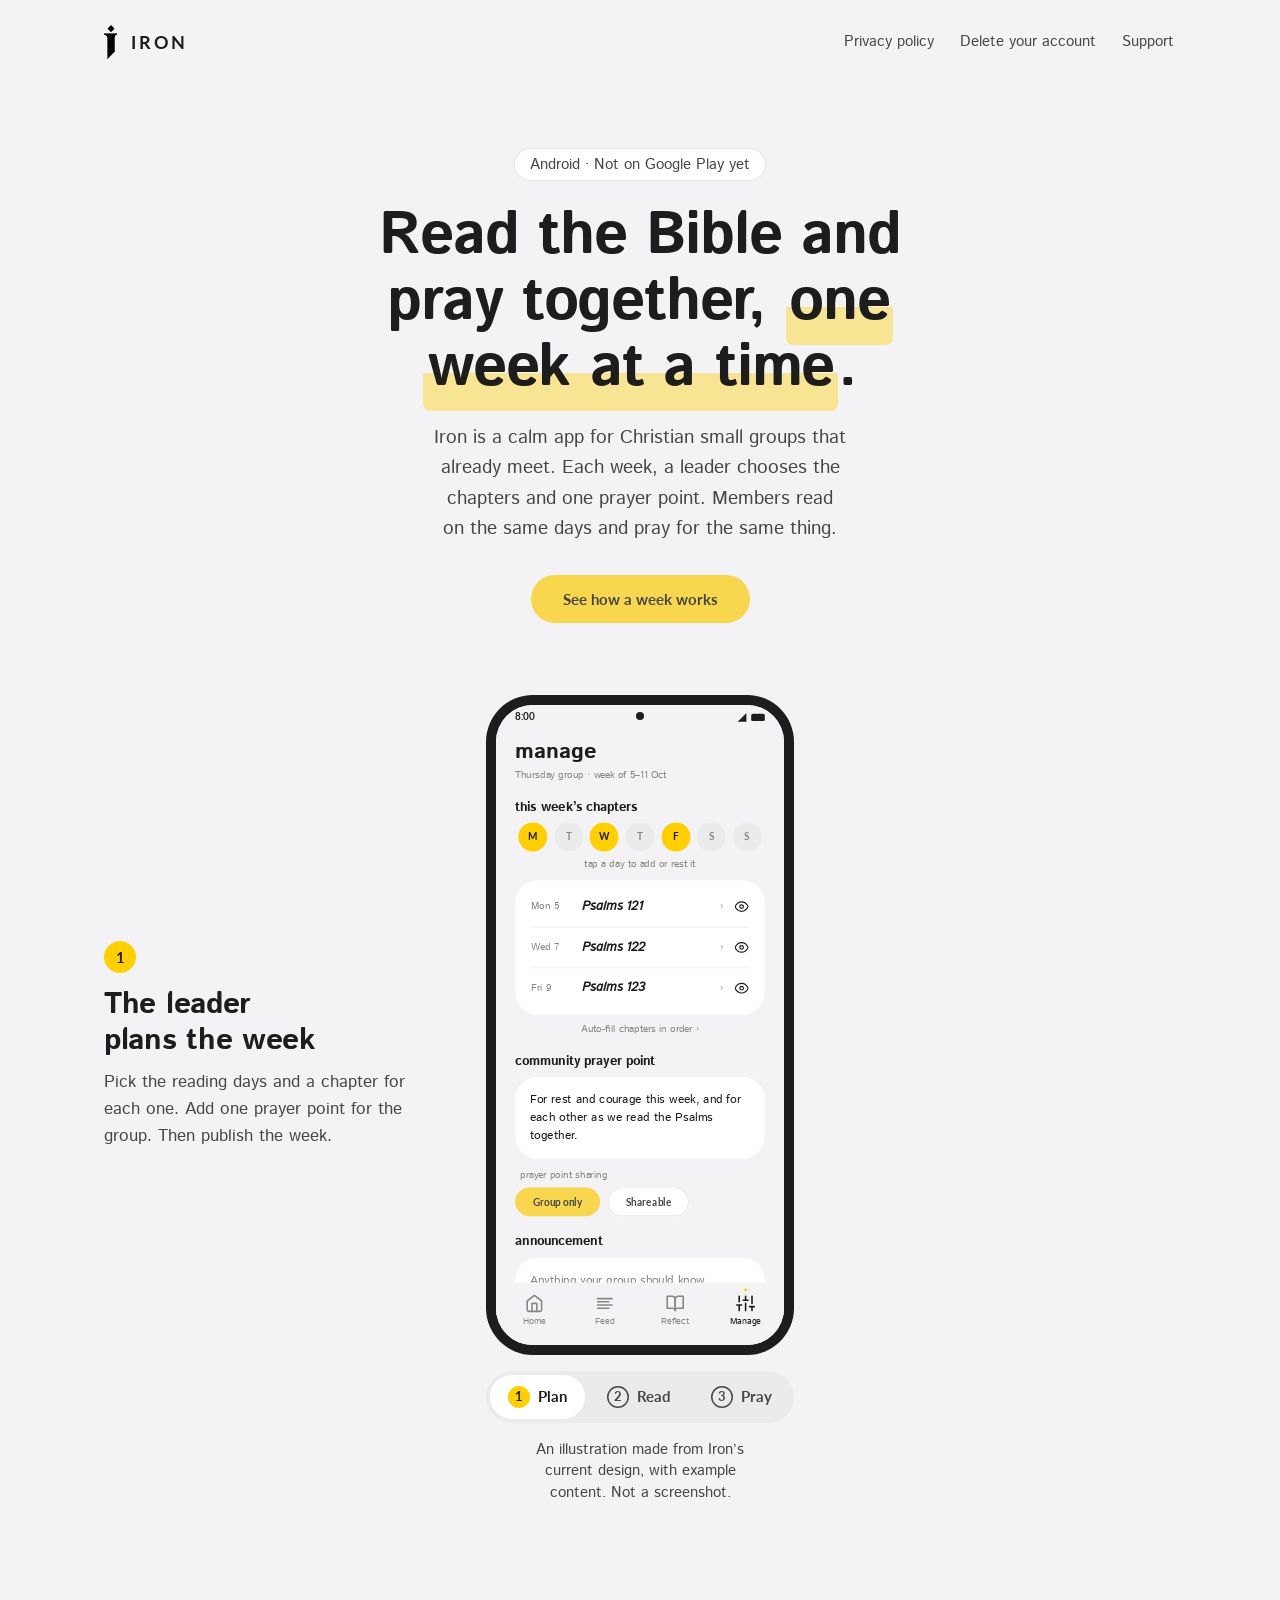
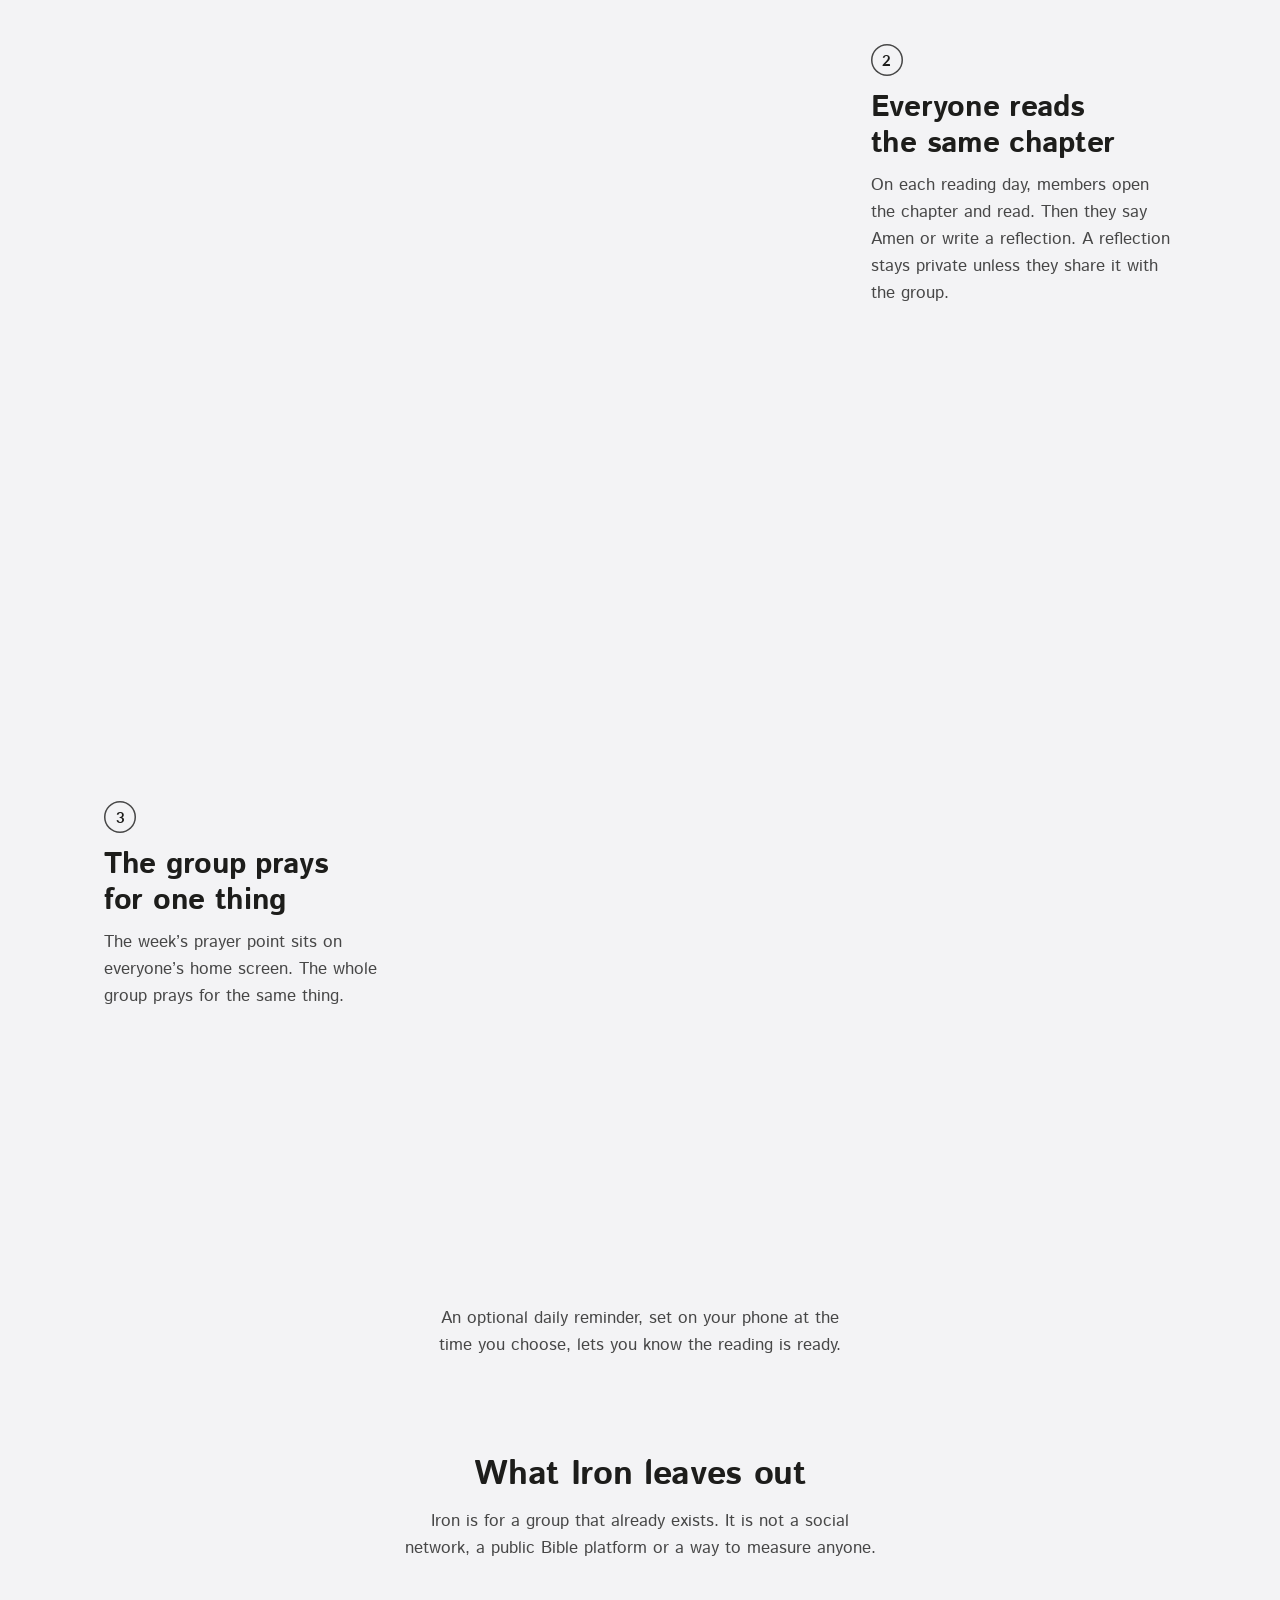
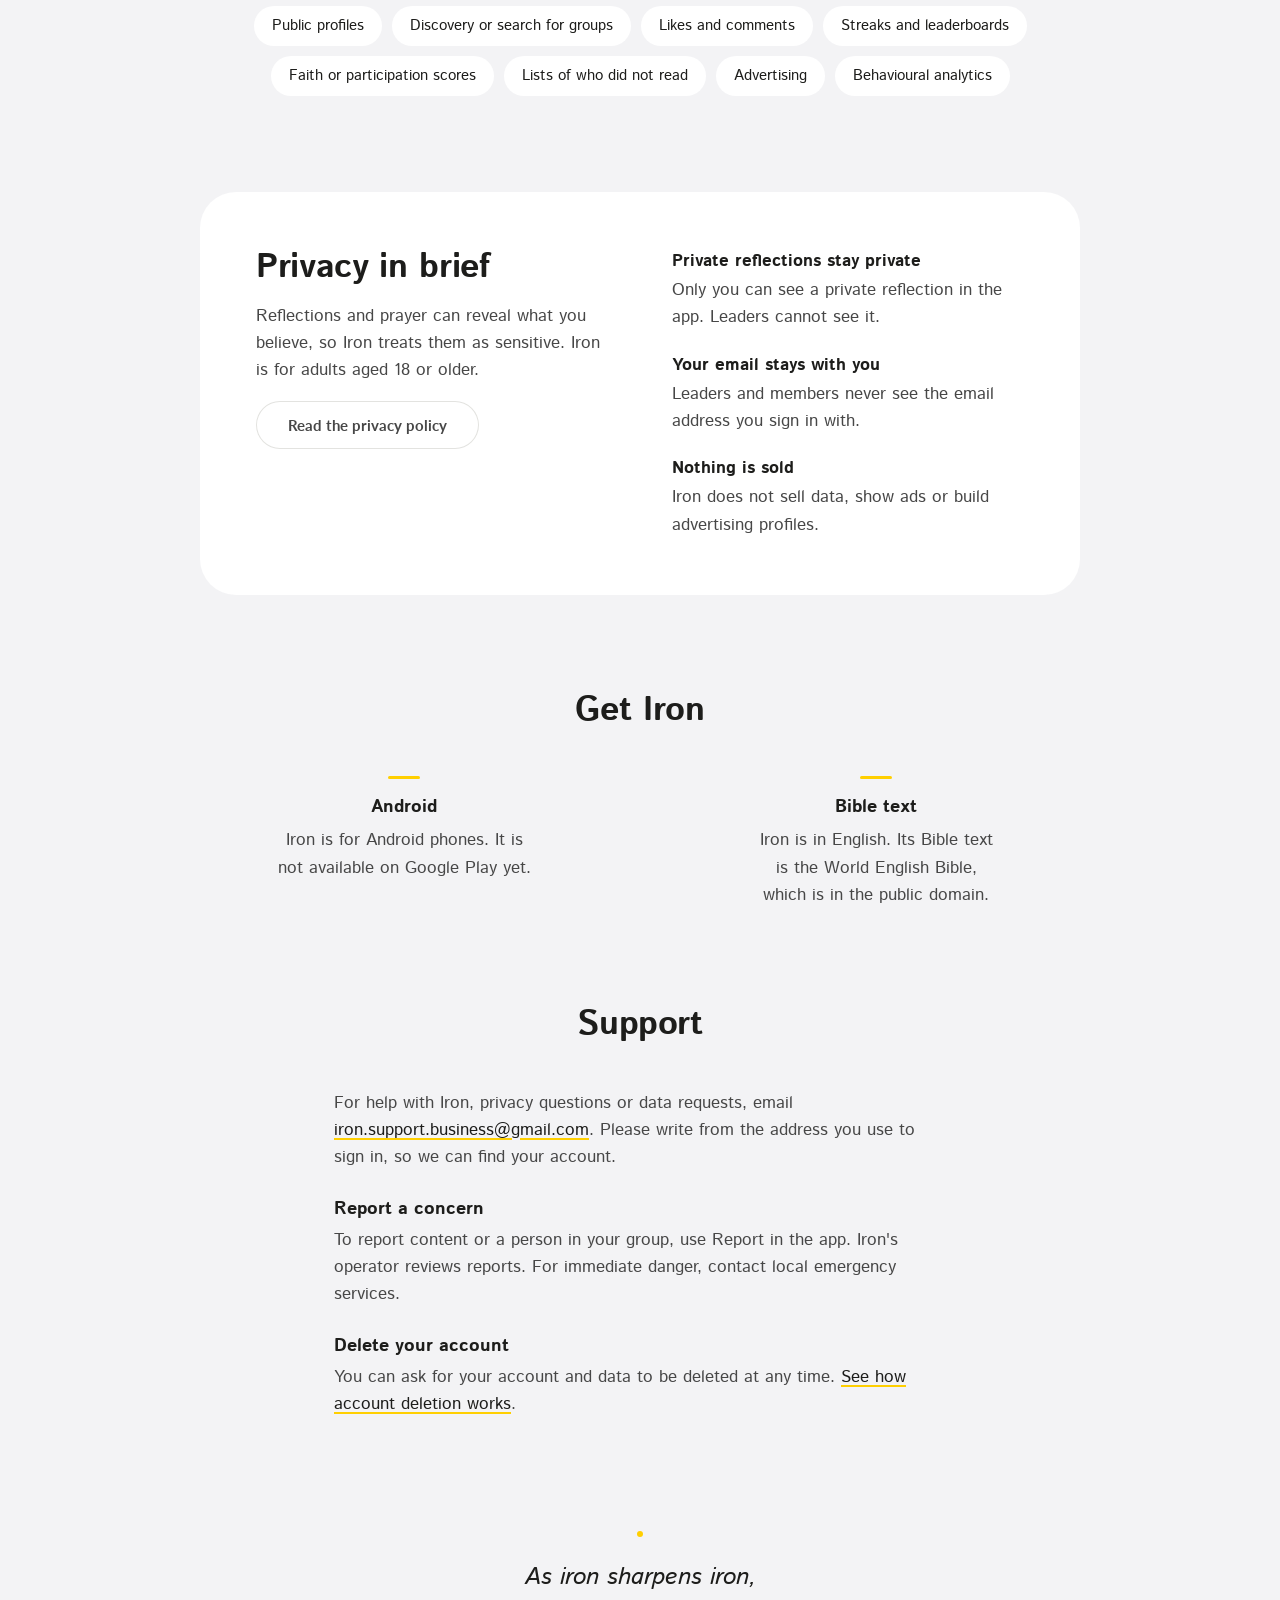
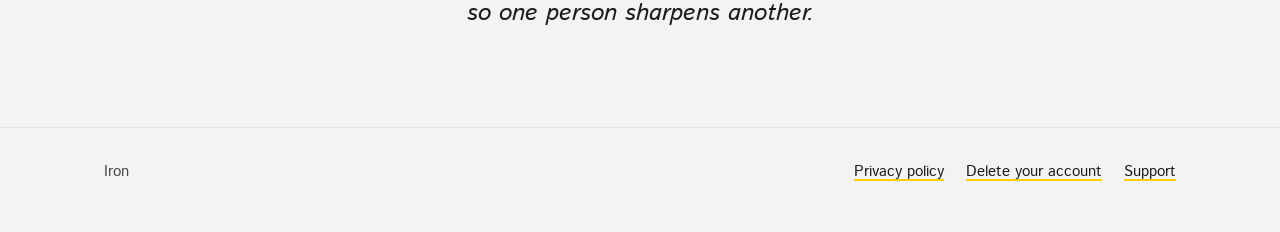
<file: index.html>
<!doctype html>
<html lang="en" class="no-js">
<head>
<meta charset="utf-8">
<meta name="viewport" content="width=device-width, initial-scale=1">
<title>Iron: Bible reading and prayer for your small group</title>
<meta name="description" content="Iron is a calm Android app for Christian small groups that already meet. A leader sets the week's chapters and one prayer point; everyone reads and prays together.">
<link rel="icon" type="image/png" href="assets/favicon.png">
<link rel="stylesheet" href="assets/site.css">
<script>document.documentElement.className = "js";</script>
<script src="assets/site.js" defer></script>
</head>
<body>
<a class="skip-link" href="#main">Skip to content</a>

<header class="site-header">
  <div class="wrap">
    <a class="brand" href="index.html" aria-label="Iron home">
      <img src="assets/logo.png" alt="" width="357" height="900">
      <span class="wordmark">Iron</span>
    </a>
    <nav class="site-nav" aria-label="Main">
      <ul>
        <li><a href="privacy.html">Privacy policy</a></li>
        <li><a href="delete-account.html">Delete your account</a></li>
        <li><a href="#support">Support</a></li>
      </ul>
    </nav>
  </div>
</header>

<!-- Tab icons in the phone illustration are drawn after Feather (MIT licence), the icon set the app uses. -->
<svg class="sprite" aria-hidden="true" focusable="false">
  <symbol id="i-home" viewBox="0 0 24 24"><path d="M3 9l9-7 9 7v11a2 2 0 0 1-2 2H5a2 2 0 0 1-2-2z"/><path d="M9 22V12h6v10"/></symbol>
  <symbol id="i-feed" viewBox="0 0 24 24"><path d="M17 10H3M21 6H3M21 14H3M17 18H3"/></symbol>
  <symbol id="i-reflect" viewBox="0 0 24 24"><path d="M2 3h6a4 4 0 0 1 4 4v14a3 3 0 0 0-3-3H2z"/><path d="M22 3h-6a4 4 0 0 0-4 4v14a3 3 0 0 1 3-3h7z"/></symbol>
  <symbol id="i-group" viewBox="0 0 24 24"><path d="M17 21v-2a4 4 0 0 0-4-4H5a4 4 0 0 0-4 4v2"/><circle cx="9" cy="7" r="4"/><path d="M23 21v-2a4 4 0 0 0-3-3.87M16 3.13a4 4 0 0 1 0 7.75"/></symbol>
  <symbol id="i-manage" viewBox="0 0 24 24"><path d="M4 21v-7M4 10V3M12 21v-9M12 8V3M20 21v-5M20 12V3M1 14h6M9 8h6M17 16h6"/></symbol>
  <symbol id="i-eye" viewBox="0 0 24 24"><path d="M1 12s4-8 11-8 11 8 11 8-4 8-11 8-11-8-11-8z"/><circle cx="12" cy="12" r="3"/></symbol>
</svg>

<main id="main">

  <section class="b-hero" aria-labelledby="hero-title">
    <div class="wrap">
      <p class="b-status">Android<span aria-hidden="true"> · </span><span class="sr-only">. </span>Not on Google Play yet</p>
      <h1 id="hero-title">Read the Bible and pray together, <span class="hl">one week at a time</span>.</h1>
      <p class="lede">Iron is a calm app for Christian small groups that already meet. Each week, a leader chooses the chapters and one prayer point. Members read on the same days and pray for the same thing.</p>
      <a class="pill" href="#how">See how a week works</a>
    </div>
  </section>

  <section class="story" id="how" aria-labelledby="how-title">
    <h2 id="how-title" class="sr-only">How a week works</h2>
    <div class="story-grid">

      <figure class="phone-figure">
        <div class="phone">
          <div class="phone-viewport">
            <div class="screens" tabindex="0" aria-label="Three illustrated Iron screens. Scroll sideways to see each one.">

              <div class="screen screen--plan is-active" id="screen-plan" role="img" aria-label="Illustration of Iron's Manage screen: reading days on Monday, Wednesday and Friday, with Psalms 121, 122 and 123, and one community prayer point.">
                <div class="a-status"><span>8:00</span><span class="a-status-icons"></span></div>
                <div class="a-page">
                  <p class="a-title28">manage</p>
                  <p class="a-cap">Thursday group · week of 5–11 Oct</p>
                  <p class="a-title16">this week’s chapters</p>
                  <div class="a-days">
                    <span class="on" style="--i:0">M</span><span>T</span><span class="on" style="--i:1">W</span><span>T</span><span class="on" style="--i:2">F</span><span>S</span><span>S</span>
                  </div>
                  <p class="a-cap a-center">tap a day to add or rest it</p>
                  <div class="a-card a-rows">
                    <div class="a-row" style="--i:0"><span class="a-cap">Mon 5</span><span class="a-ref16">Psalms 121</span><span class="a-cap">›</span><svg class="a-eye"><use href="#i-eye"/></svg></div>
                    <div class="a-row" style="--i:1"><span class="a-cap">Wed 7</span><span class="a-ref16">Psalms 122</span><span class="a-cap">›</span><svg class="a-eye"><use href="#i-eye"/></svg></div>
                    <div class="a-row" style="--i:2"><span class="a-cap">Fri 9</span><span class="a-ref16">Psalms 123</span><span class="a-cap">›</span><svg class="a-eye"><use href="#i-eye"/></svg></div>
                  </div>
                  <p class="a-cap a-center a-gap10">Auto-fill chapters in order ›</p>
                  <p class="a-title16">community prayer point</p>
                  <div class="a-card a-input">For rest and courage this week, and for each other as we read the Psalms together.</div>
                  <p class="a-cap a-sharing">prayer point sharing</p>
                  <div class="a-pills"><span class="a-pill a-pill--yellow">Group only</span><span class="a-pill a-pill--white">Shareable</span></div>
                  <p class="a-title16">announcement</p>
                  <div class="a-card a-input a-placeholder">Anything your group should know (optional)</div>
                </div>
                <div class="a-tabbar">
                  <span><svg><use href="#i-home"/></svg>Home</span><span><svg><use href="#i-feed"/></svg>Feed</span><span><svg><use href="#i-reflect"/></svg>Reflect</span><span class="on"><svg><use href="#i-manage"/></svg>Manage</span>
                </div>
              </div>

              <div class="screen screen--read" id="screen-read" role="img" aria-label="Illustration of Iron's reading screen: Psalms 121 from the World English Bible, one verse highlighted, with Reflect and Amen buttons.">
                <div class="a-status"><span>8:00</span><span class="a-status-icons"></span></div>
                <div class="a-sheet">
                  <div class="a-sheet-top"><span class="a-back">‹</span><span class="a-label">today’s chapter</span></div>
                  <p class="a-ref30">Psalms 121</p>
                  <p class="a-cap11">1 highlighted · tap one again to remove</p>
                  <p class="a-scripture"><span><span class="a-vn"> 1 </span>I will lift up my eyes to the hills. Where does my help come from?</span><span class="a-hl"><span class="a-vn"> 2 </span>My help comes from the LORD, who made heaven and earth.</span><span><span class="a-vn"> 3 </span>He will not allow your foot to be moved. He who keeps you will not slumber.</span><span><span class="a-vn"> 4 </span>Behold, he who keeps Israel will neither slumber nor sleep.</span><span><span class="a-vn"> 5 </span>The LORD is your keeper. The LORD is your shade on your right hand.</span><span><span class="a-vn"> 6 </span>The sun will not harm you by day, nor the moon by night.</span><span><span class="a-vn"> 7 </span>The LORD will keep you from all evil. He will keep your soul.</span><span><span class="a-vn"> 8 </span>The LORD will keep your going out and your coming in, from this time forward, and forever more.</span></p>
                  <p class="a-attr">World English Bible · public domain</p>
                  <div class="a-actions"><span class="a-pill a-pill--dark">Reflect</span><span class="a-pill a-pill--yellow">Amen</span></div>
                </div>
              </div>

              <div class="screen screen--pray" id="screen-pray" role="img" aria-label="Illustration of Iron's home screen: the community prayer card, and today's chapter, Psalms 121, marked Amen.">
                <div class="a-status"><span>8:00</span><span class="a-status-icons"></span></div>
                <div class="a-page">
                  <div class="a-header"><span class="a-hi">hi, Sam</span><span class="a-avatar">S</span></div>
                  <div class="a-week">
                    <span><b>Sun</b><i>4</i><em></em></span>
                    <span class="today"><b>Mon</b><i>5</i><em></em></span>
                    <span><b>Tue</b><i>6</i><em></em></span>
                    <span class="sched"><b>Wed</b><i>7</i><em></em></span>
                    <span><b>Thu</b><i>8</i><em></em></span>
                    <span class="sched"><b>Fri</b><i>9</i><em></em></span>
                    <span><b>Sat</b><i>10</i><em></em></span>
                  </div>
                  <div class="a-prayer">
                    <p class="a-prayer-h">community prayer card</p>
                    <p class="a-prayer-x">For rest and courage this week, and for each other as we read the Psalms together.</p>
                    <span class="a-pill a-pill--yellow">More</span>
                  </div>
                  <div class="a-card a-today">
                    <p class="a-label">today’s chapter</p>
                    <p class="a-ref32">Psalms 121</p>
                    <p class="a-cap a-done">Amen ✓</p>
                    <span class="a-pill a-pill--yellow">Read</span>
                  </div>
                  <p class="a-cap a-center a-gap12">Monday · 5</p>
                </div>
                <div class="a-tabbar">
                  <span class="on"><svg><use href="#i-home"/></svg>Home</span><span><svg><use href="#i-feed"/></svg>Feed</span><span><svg><use href="#i-reflect"/></svg>Reflect</span><span><svg><use href="#i-group"/></svg>Group</span>
                </div>
              </div>

            </div>
          </div>
        </div>
        <div class="story-tabs" aria-label="Steps" hidden>
          <button type="button" data-step="plan"><span aria-hidden="true">1</span>Plan</button>
          <button type="button" data-step="read"><span aria-hidden="true">2</span>Read</button>
          <button type="button" data-step="pray"><span aria-hidden="true">3</span>Pray</button>
        </div>
        <figcaption>An illustration made from Iron’s current design, with example content. Not a screenshot.</figcaption>
      </figure>

      <article class="step step--plan" id="step-plan" data-step="plan">
        <p class="step-num" aria-hidden="true">1</p>
        <h3>The leader plans the week</h3>
        <p>Pick the reading days and a chapter for each one. Add one prayer point for the group. Then publish the week.</p>
      </article>

      <article class="step step--read" id="step-read" data-step="read">
        <p class="step-num" aria-hidden="true">2</p>
        <h3>Everyone reads the same chapter</h3>
        <p>On each reading day, members open the chapter and read. Then they say Amen or write a reflection. A reflection stays private unless they share it with the group.</p>
      </article>

      <article class="step step--pray" id="step-pray" data-step="pray">
        <p class="step-num" aria-hidden="true">3</p>
        <h3>The group prays for one thing</h3>
        <p>The week’s prayer point sits on everyone’s home screen. The whole group prays for the same thing.</p>
      </article>

    </div>
    <p class="story-note reveal">An optional daily reminder, set on your phone at the time you choose, lets you know the reading is ready.</p>
  </section>

  <section class="section" aria-labelledby="leave-title">
    <div class="wrap">
      <div class="section-head reveal">
        <h2 id="leave-title">What Iron leaves out</h2>
        <p>Iron is for a group that already exists. It is not a social network, a public Bible platform or a way to measure anyone.</p>
      </div>
      <ul class="chips reveal" aria-label="Not in Iron">
        <li>Public profiles</li>
        <li>Discovery or search for groups</li>
        <li>Likes and comments</li>
        <li>Streaks and leaderboards</li>
        <li>Faith or participation scores</li>
        <li>Lists of who did not read</li>
        <li>Advertising</li>
        <li>Behavioural analytics</li>
      </ul>
    </div>
  </section>

  <section class="section" aria-labelledby="privacy-title">
    <div class="wrap">
      <div class="brief reveal">
        <div>
          <h2 id="privacy-title">Privacy in brief</h2>
          <p>Reflections and prayer can reveal what you believe, so Iron treats them as sensitive. Iron is for adults aged 18 or older.</p>
          <div class="pill-row">
            <a class="pill pill--white" href="privacy.html">Read the privacy policy</a>
          </div>
        </div>
        <dl>
          <div>
            <dt>Private reflections stay private</dt>
            <dd>Only you can see a private reflection in the app. Leaders cannot see it.</dd>
          </div>
          <div>
            <dt>Your email stays with you</dt>
            <dd>Leaders and members never see the email address you sign in with.</dd>
          </div>
          <div>
            <dt>Nothing is sold</dt>
            <dd>Iron does not sell data, show ads or build advertising profiles.</dd>
          </div>
        </dl>
      </div>
    </div>
  </section>

  <section class="section" id="get-iron" aria-labelledby="get-title">
    <div class="wrap">
      <div class="section-head reveal">
        <h2 id="get-title">Get Iron</h2>
      </div>
      <dl class="facts reveal">
        <div>
          <dt>Android</dt>
          <dd>Iron is for Android phones. It is not available on Google Play yet.</dd>
        </div>
        <div>
          <dt>Bible text</dt>
          <dd>Iron is in English. Its Bible text is the World English Bible, which is in the public domain.</dd>
        </div>
      </dl>
    </div>
  </section>

  <section class="section" id="support" aria-labelledby="support-title">
    <div class="wrap">
      <div class="section-head reveal">
        <h2 id="support-title">Support</h2>
      </div>
      <div class="support">
        <p>For help with Iron, privacy questions or data requests, email <a href="mailto:iron.support.business@gmail.com">iron.support.business@gmail.com</a>. Please write from the address you use to sign in, so we can find your account.</p>

        <h3>Report a concern</h3>
        <p>To report content or a person in your group, use Report in the app. Iron's operator reviews reports. For immediate danger, contact local emergency services.</p>

        <h3>Delete your account</h3>
        <p>You can ask for your account and data to be deleted at any time. <a href="delete-account.html">See how account deletion works</a>.</p>
      </div>
    </div>
  </section>

  <section class="closing" aria-label="Why Iron">
    <div class="wrap">
      <figure class="reveal">
        <blockquote>As iron sharpens iron,<br>so one person sharpens another.</blockquote>
      </figure>
    </div>
  </section>

</main>

<footer class="site-footer">
  <div class="wrap">
    <p>Iron</p>
    <ul>
      <li><a href="privacy.html">Privacy policy</a></li>
      <li><a href="delete-account.html">Delete your account</a></li>
      <li><a href="#support">Support</a></li>
    </ul>
  </div>
</footer>
</body>
</html>
</file>
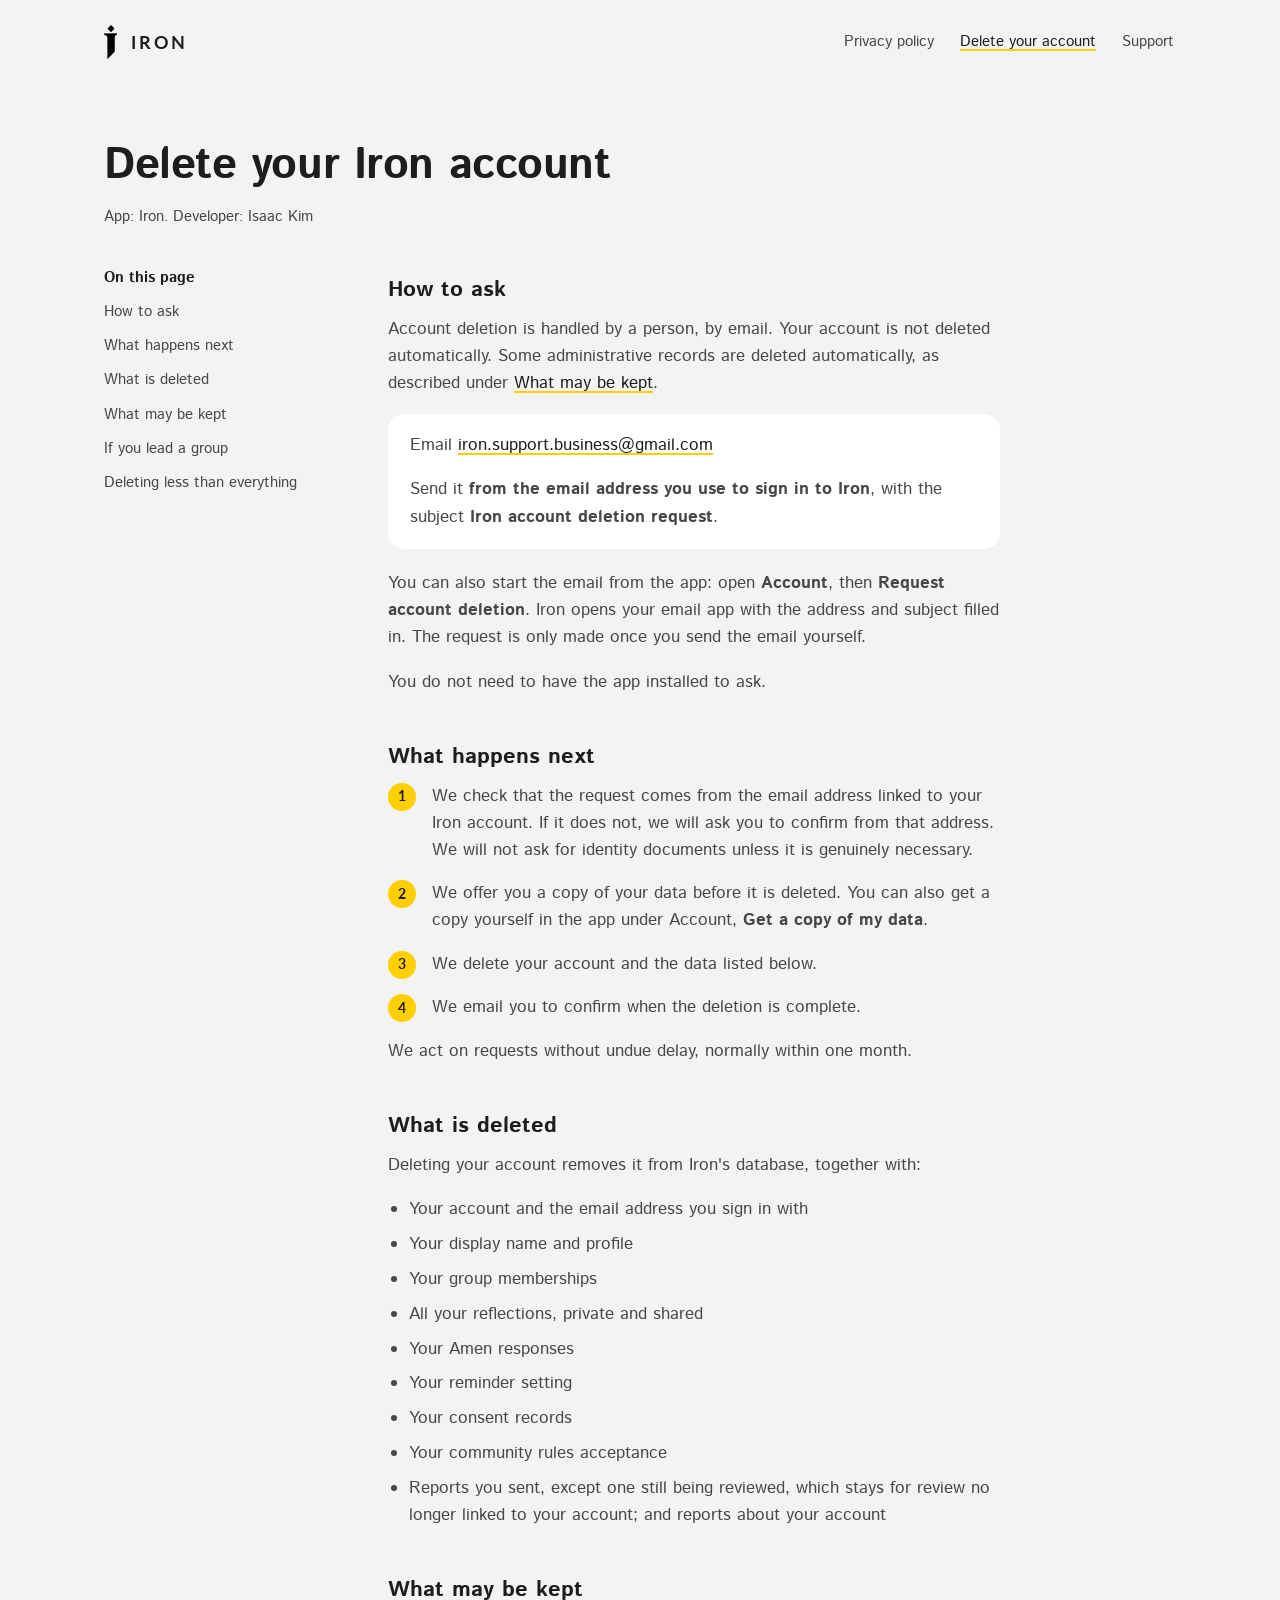
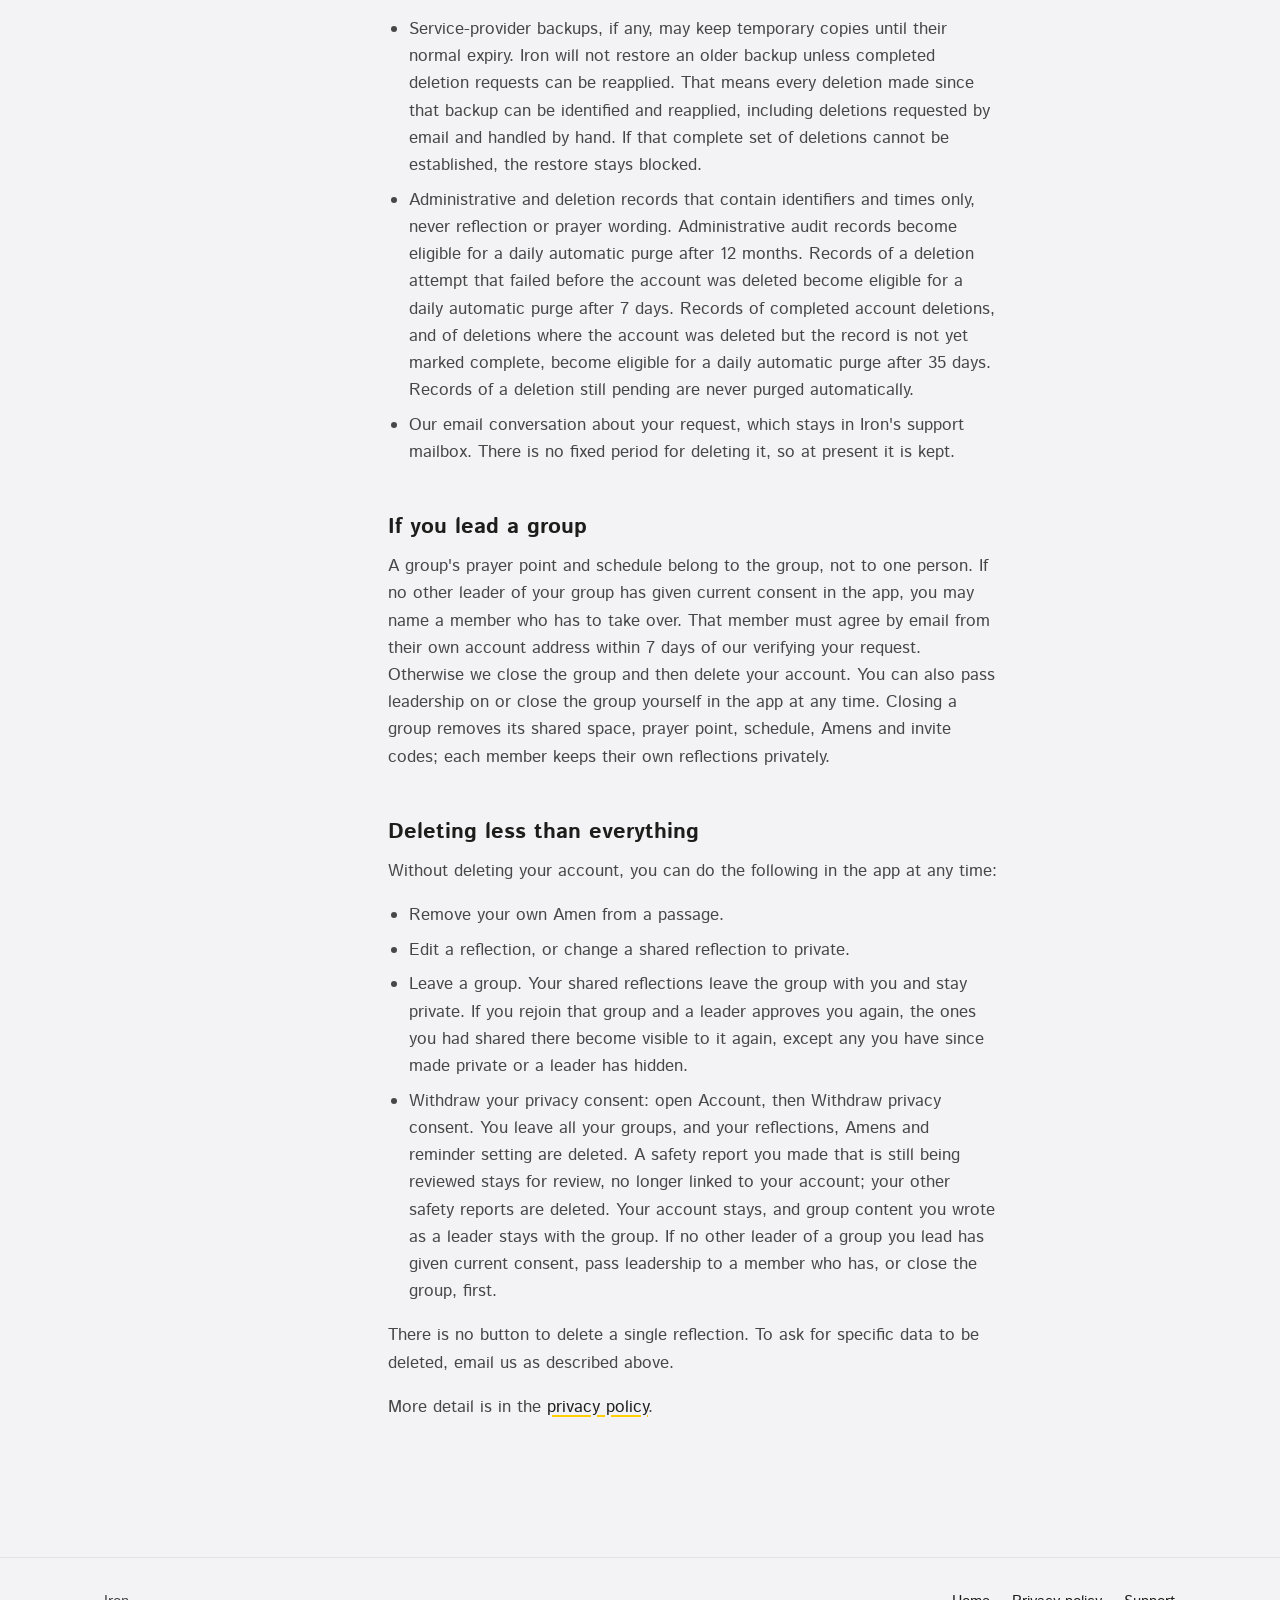
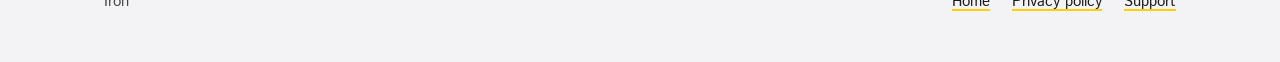
<file: delete-account.html>
<!doctype html>
<html lang="en">
<head>
<meta charset="utf-8">
<meta name="viewport" content="width=device-width, initial-scale=1">
<title>Delete your Iron account</title>
<meta name="description" content="How to ask for your Iron account and data to be deleted.">
<link rel="icon" type="image/png" href="assets/favicon.png">
<link rel="stylesheet" href="assets/site.css">
</head>
<body>
<a class="skip-link" href="#main">Skip to content</a>

<header class="site-header">
  <div class="wrap">
    <a class="brand" href="index.html" aria-label="Iron home">
      <img src="assets/logo.png" alt="" width="357" height="900">
      <span class="wordmark">Iron</span>
    </a>
    <nav class="site-nav" aria-label="Main">
      <ul>
        <li><a href="privacy.html">Privacy policy</a></li>
        <li><a href="delete-account.html" aria-current="page">Delete your account</a></li>
        <li><a href="index.html#support">Support</a></li>
      </ul>
    </nav>
  </div>
</header>

<main id="main">
  <div class="wrap doc-header">
    <h1>Delete your Iron account</h1>
    <p class="doc-meta">App: Iron. Developer: Isaac Kim</p>
  </div>

  <div class="wrap doc">
    <nav class="toc" aria-labelledby="toc-title">
      <h2 id="toc-title">On this page</h2>
      <ol>
        <li><a href="#request">How to ask</a></li>
        <li><a href="#next">What happens next</a></li>
        <li><a href="#deleted">What is deleted</a></li>
        <li><a href="#kept">What may be kept</a></li>
        <li><a href="#leaders">If you lead a group</a></li>
        <li><a href="#partial">Deleting less than everything</a></li>
      </ol>
    </nav>

    <div class="prose">

      <section id="request">
        <h2>How to ask</h2>
        <p>Account deletion is handled by a person, by email. Your account is not deleted automatically. Some administrative records are deleted automatically, as described under <a href="#kept">What may be kept</a>.</p>
        <div class="callout">
          <p>Email <a href="mailto:iron.support.business@gmail.com?subject=Iron%20account%20deletion%20request">iron.support.business@gmail.com</a></p>
          <p>Send it <strong>from the email address you use to sign in to Iron</strong>, with the subject <strong>Iron account deletion request</strong>.</p>
        </div>
        <p>You can also start the email from the app: open <strong>Account</strong>, then <strong>Request account deletion</strong>. Iron opens your email app with the address and subject filled in. The request is only made once you send the email yourself.</p>
        <p>You do not need to have the app installed to ask.</p>
      </section>

      <section id="next">
        <h2>What happens next</h2>
        <ol class="steps">
          <li>We check that the request comes from the email address linked to your Iron account. If it does not, we will ask you to confirm from that address. We will not ask for identity documents unless it is genuinely necessary.</li>
          <li>We offer you a copy of your data before it is deleted. You can also get a copy yourself in the app under Account, <strong>Get a copy of my data</strong>.</li>
          <li>We delete your account and the data listed below.</li>
          <li>We email you to confirm when the deletion is complete.</li>
        </ol>
        <p>We act on requests without undue delay, normally within one month.</p>
      </section>

      <section id="deleted">
        <h2>What is deleted</h2>
        <p>Deleting your account removes it from Iron's database, together with:</p>
        <ul>
          <li>Your account and the email address you sign in with</li>
          <li>Your display name and profile</li>
          <li>Your group memberships</li>
          <li>All your reflections, private and shared</li>
          <li>Your Amen responses</li>
          <li>Your reminder setting</li>
          <li>Your consent records</li>
          <li>Your community rules acceptance</li>
          <li>Reports you sent, except one still being reviewed, which stays for review no longer linked to your account; and reports about your account</li>
        </ul>
      </section>

      <section id="kept">
        <h2>What may be kept</h2>
        <ul>
          <li>Service-provider backups, if any, may keep temporary copies until their normal expiry. Iron will not restore an older backup unless completed deletion requests can be reapplied. That means every deletion made since that backup can be identified and reapplied, including deletions requested by email and handled by hand. If that complete set of deletions cannot be established, the restore stays blocked.</li>
          <li>Administrative and deletion records that contain identifiers and times only, never reflection or prayer wording. Administrative audit records become eligible for a daily automatic purge after 12 months. Records of a deletion attempt that failed before the account was deleted become eligible for a daily automatic purge after 7 days. Records of completed account deletions, and of deletions where the account was deleted but the record is not yet marked complete, become eligible for a daily automatic purge after 35 days. Records of a deletion still pending are never purged automatically.</li>
          <li>Our email conversation about your request, which stays in Iron's support mailbox. There is no fixed period for deleting it, so at present it is kept.</li>
        </ul>
      </section>

      <section id="leaders">
        <h2>If you lead a group</h2>
        <p>A group's prayer point and schedule belong to the group, not to one person. If no other leader of your group has given current consent in the app, you may name a member who has to take over. That member must agree by email from their own account address within 7 days of our verifying your request. Otherwise we close the group and then delete your account. You can also pass leadership on or close the group yourself in the app at any time. Closing a group removes its shared space, prayer point, schedule, Amens and invite codes; each member keeps their own reflections privately.</p>
      </section>

      <section id="partial">
        <h2>Deleting less than everything</h2>
        <p>Without deleting your account, you can do the following in the app at any time:</p>
        <ul>
          <li>Remove your own Amen from a passage.</li>
          <li>Edit a reflection, or change a shared reflection to private.</li>
          <li>Leave a group. Your shared reflections leave the group with you and stay private. If you rejoin that group and a leader approves you again, the ones you had shared there become visible to it again, except any you have since made private or a leader has hidden.</li>
          <li>Withdraw your privacy consent: open Account, then Withdraw privacy consent. You leave all your groups, and your reflections, Amens and reminder setting are deleted. A safety report you made that is still being reviewed stays for review, no longer linked to your account; your other safety reports are deleted. Your account stays, and group content you wrote as a leader stays with the group. If no other leader of a group you lead has given current consent, pass leadership to a member who has, or close the group, first.</li>
        </ul>
        <p>There is no button to delete a single reflection. To ask for specific data to be deleted, email us as described above.</p>
        <p>More detail is in the <a href="privacy.html">privacy policy</a>.</p>
      </section>

    </div>
  </div>
</main>

<footer class="site-footer">
  <div class="wrap">
    <p>Iron</p>
    <ul>
      <li><a href="index.html">Home</a></li>
      <li><a href="privacy.html">Privacy policy</a></li>
      <li><a href="index.html#support">Support</a></li>
    </ul>
  </div>
</footer>
</body>
</html>
</file>
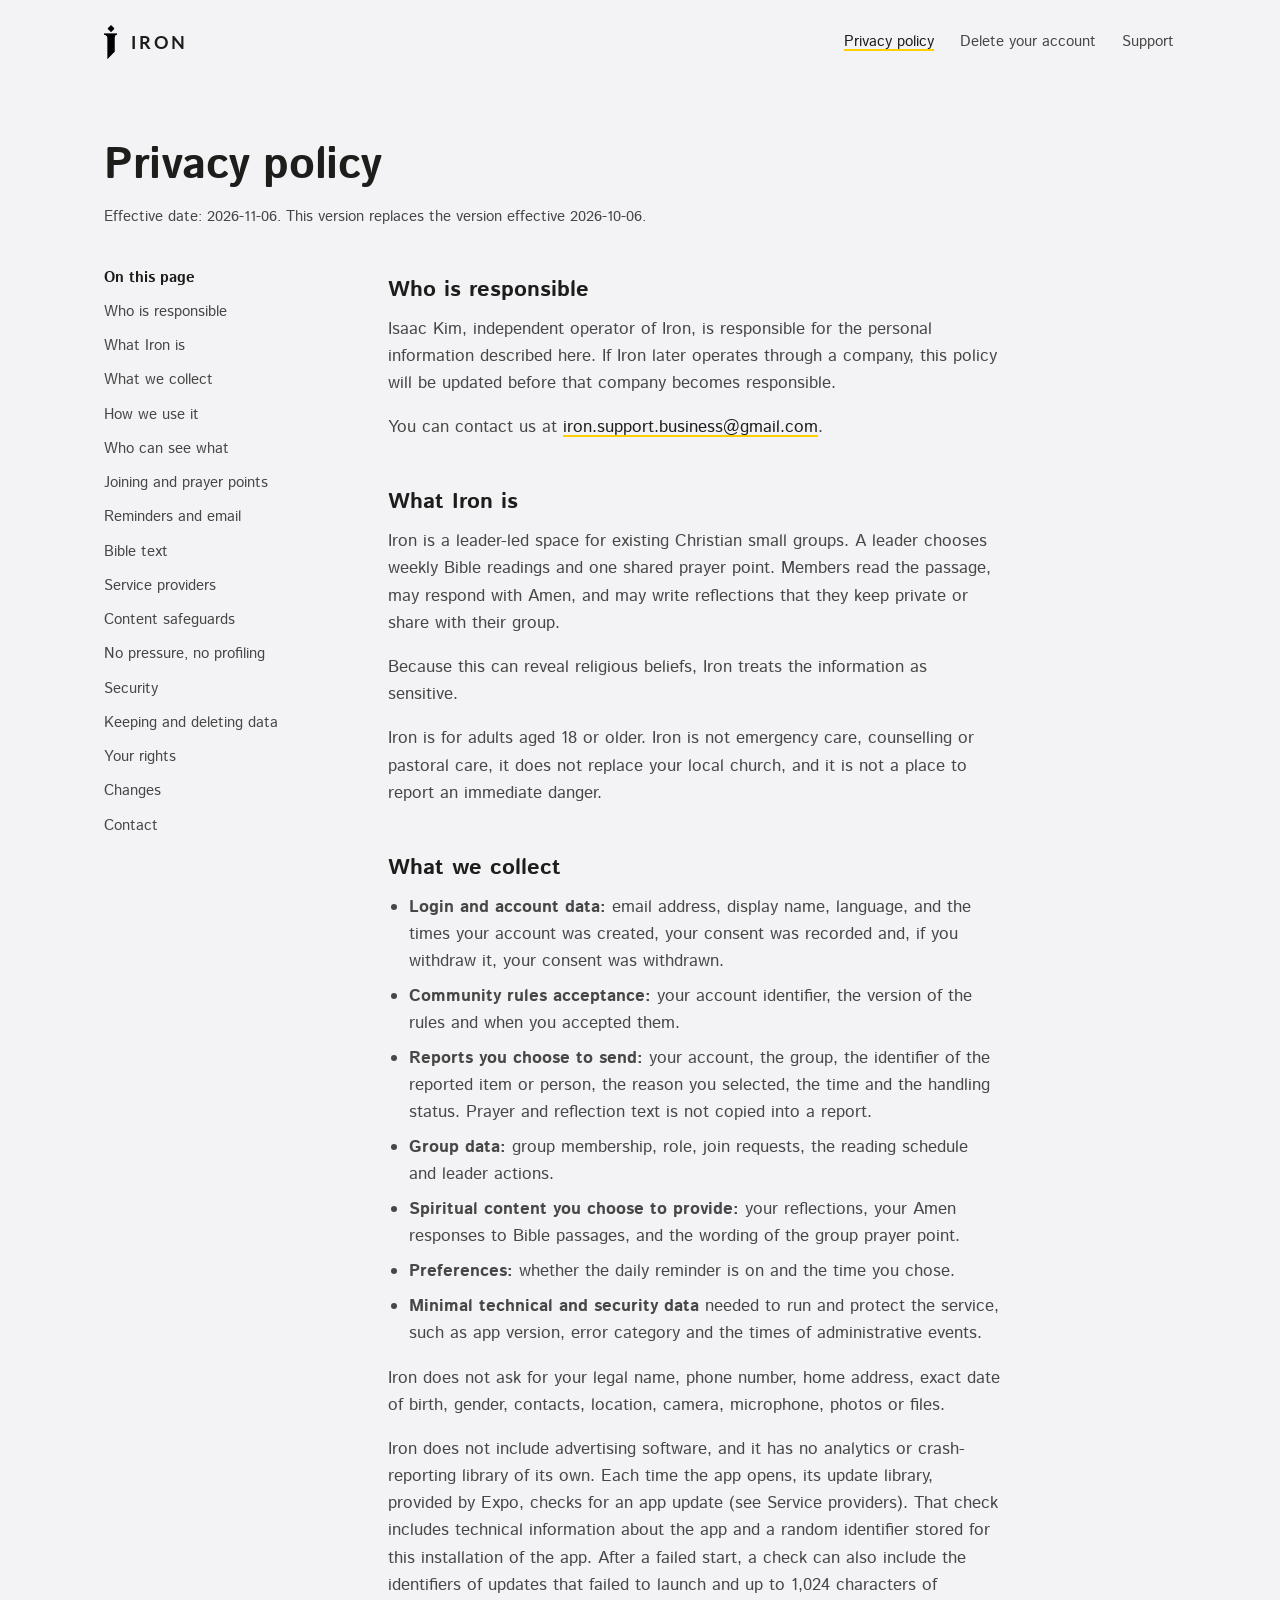
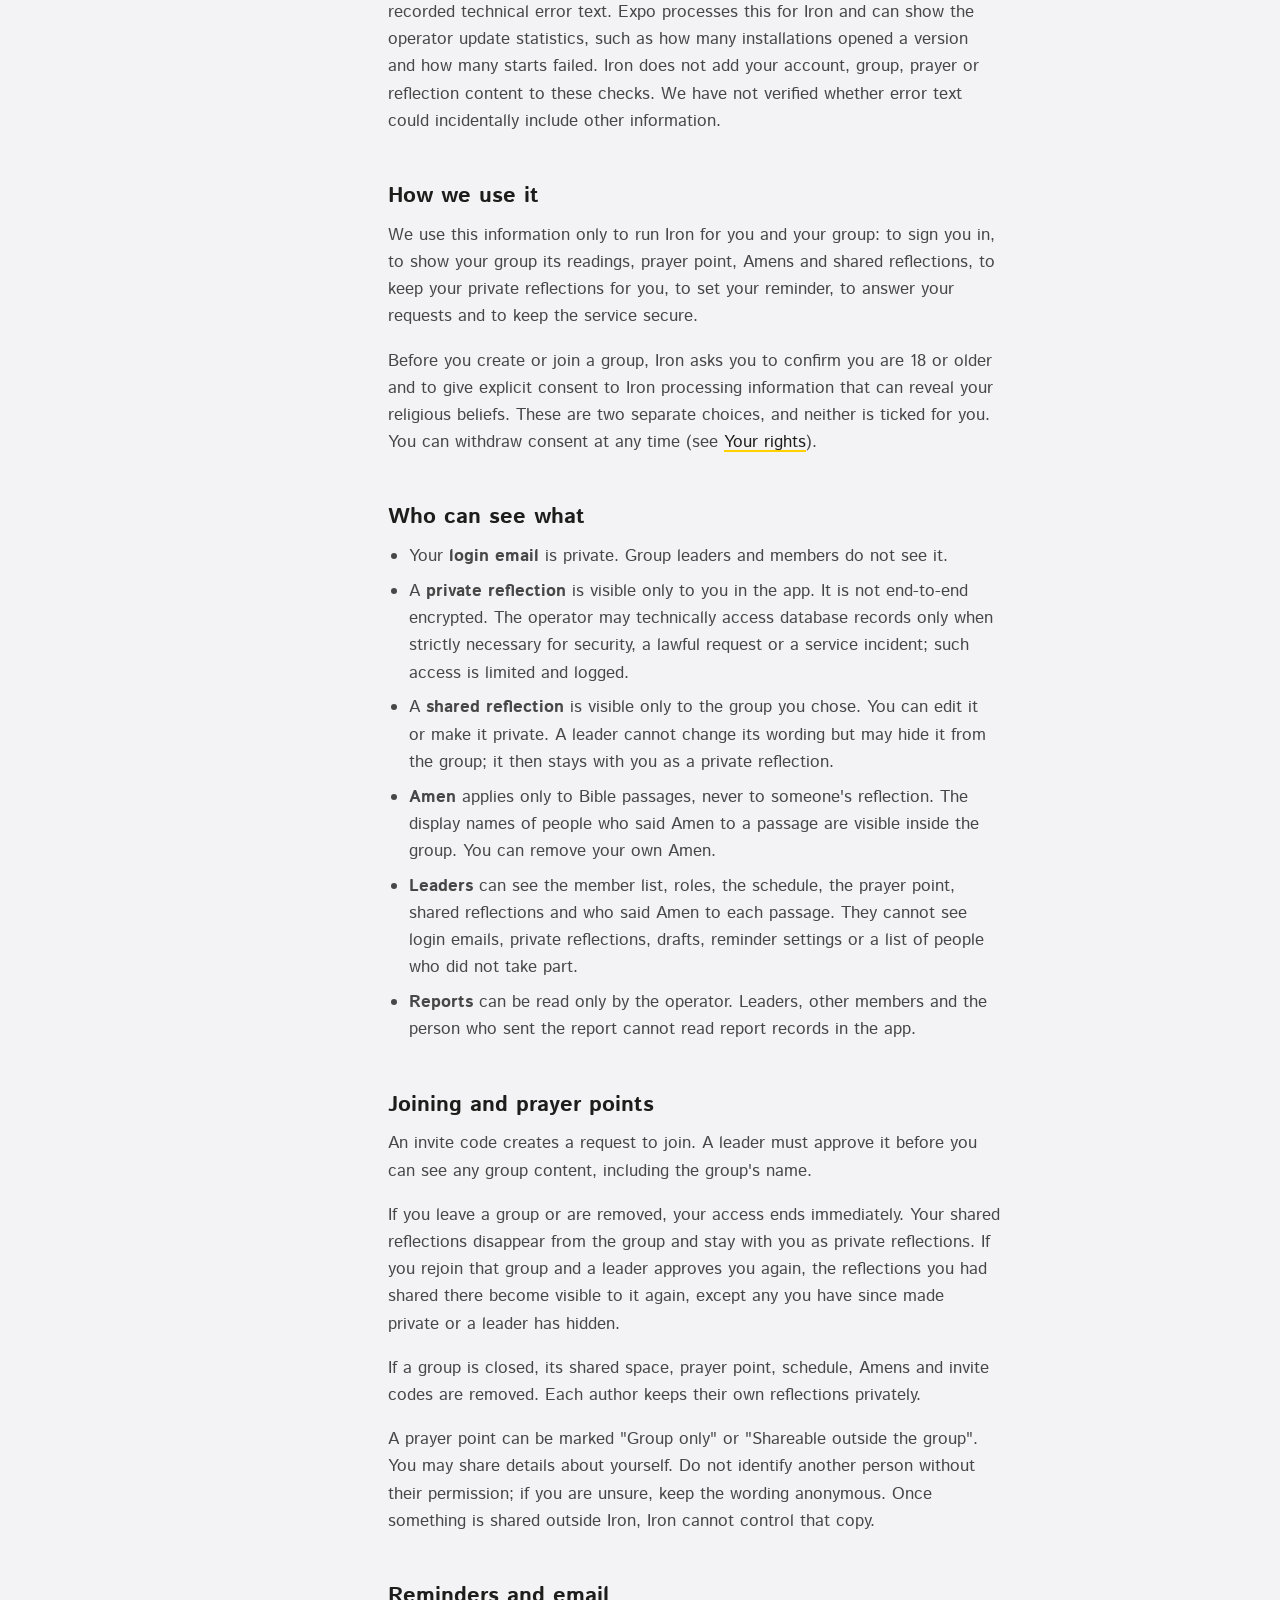
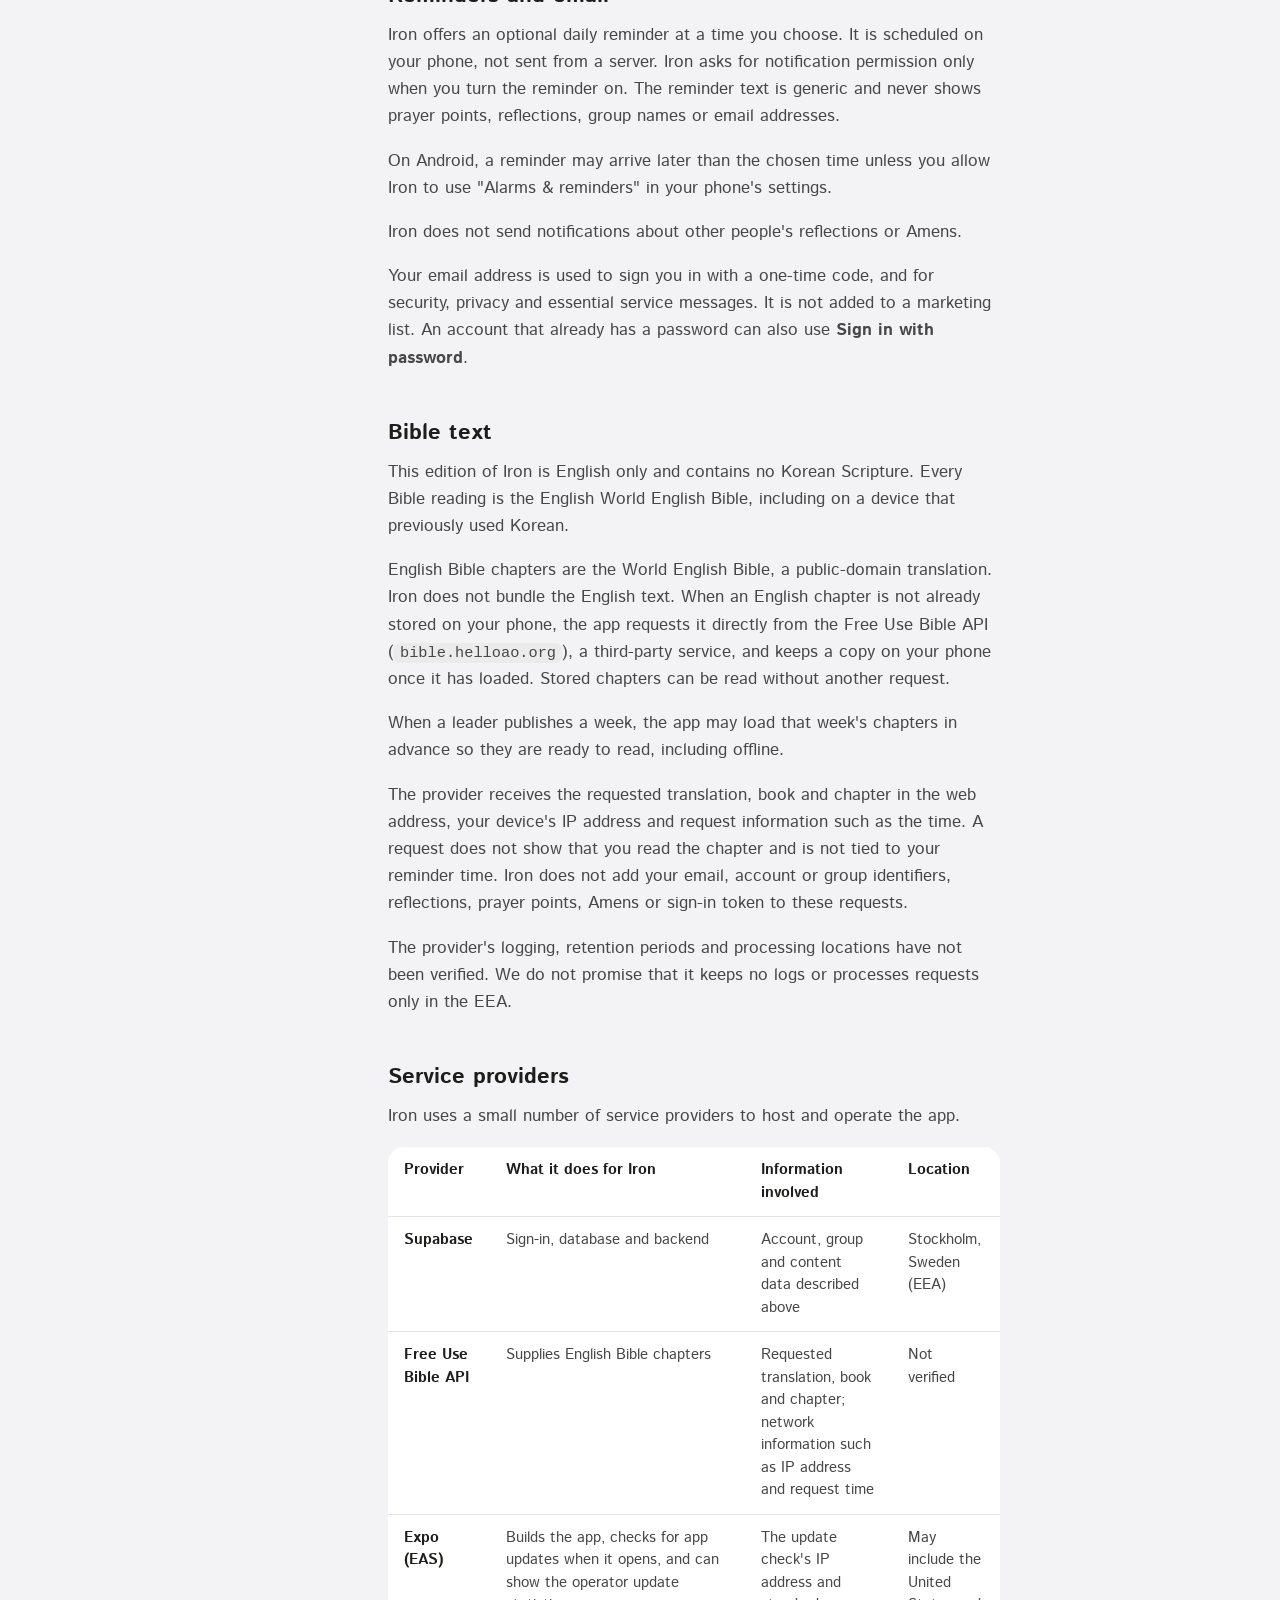
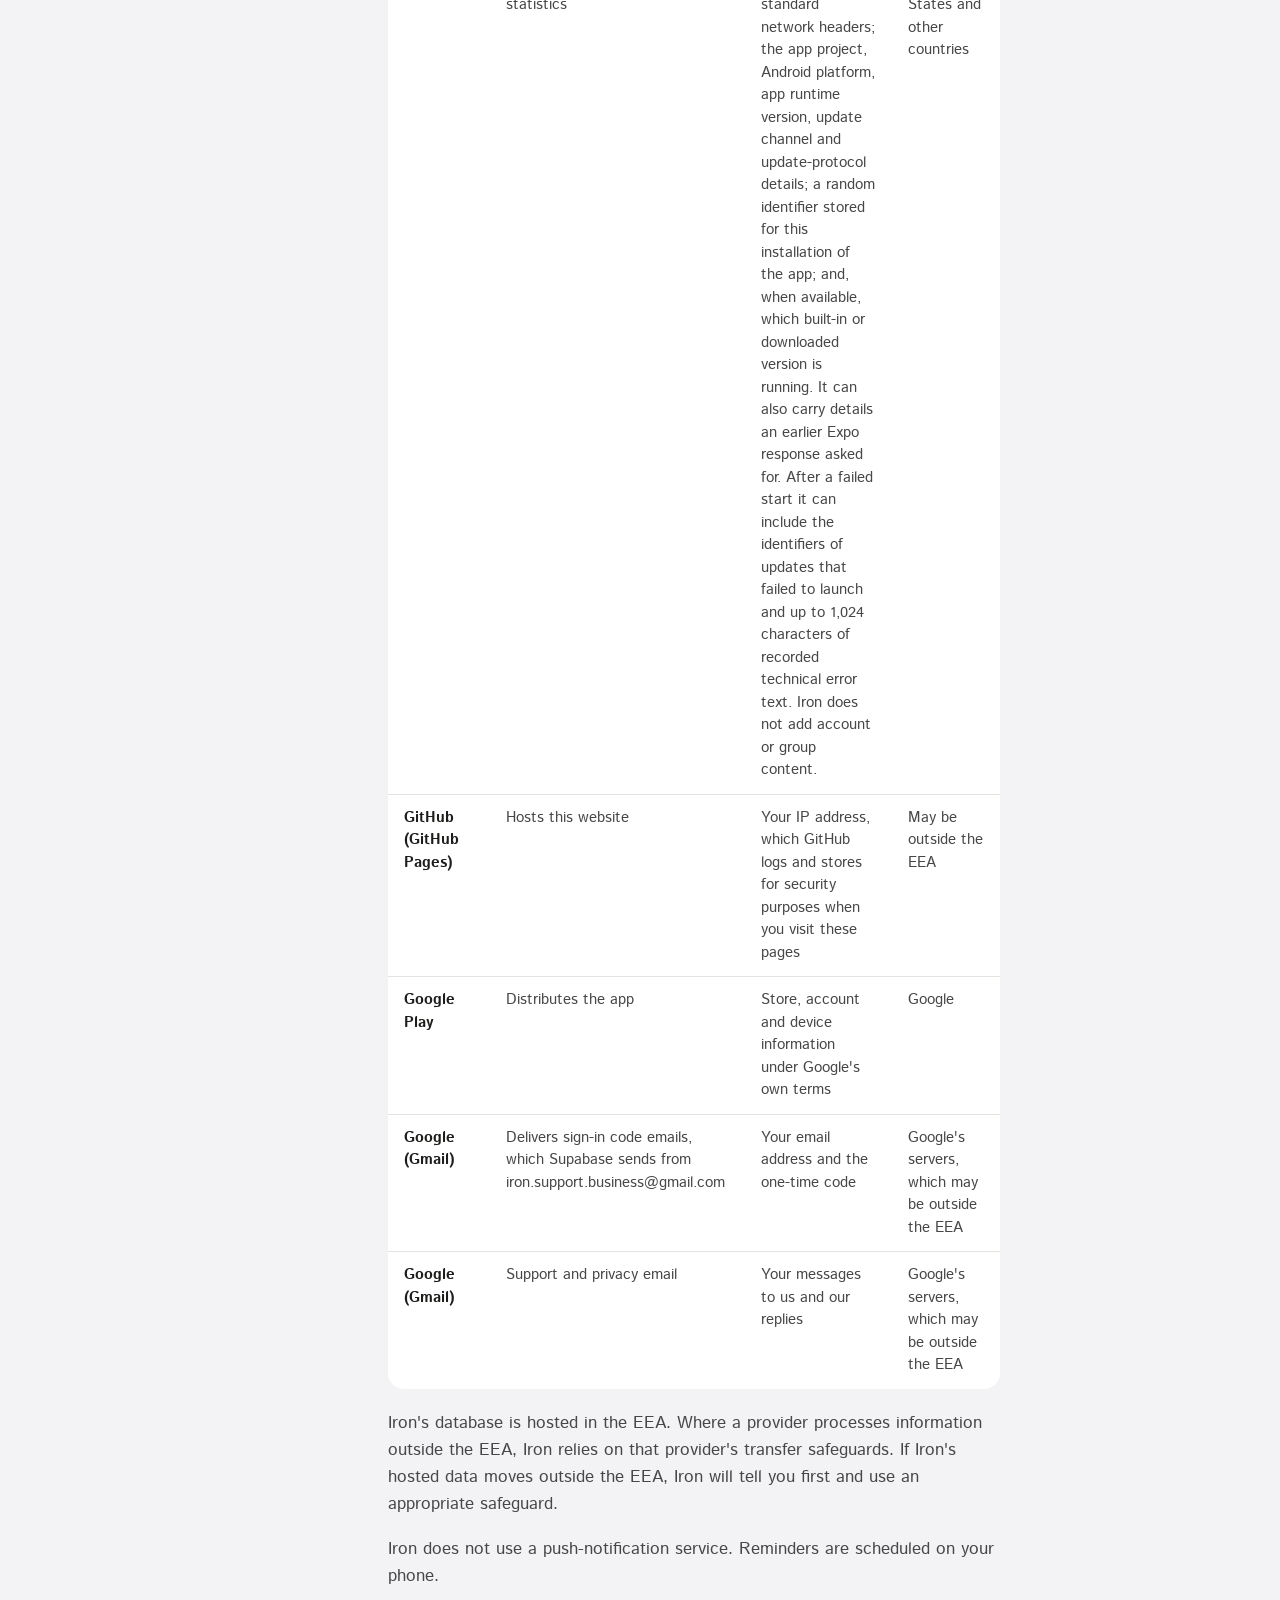
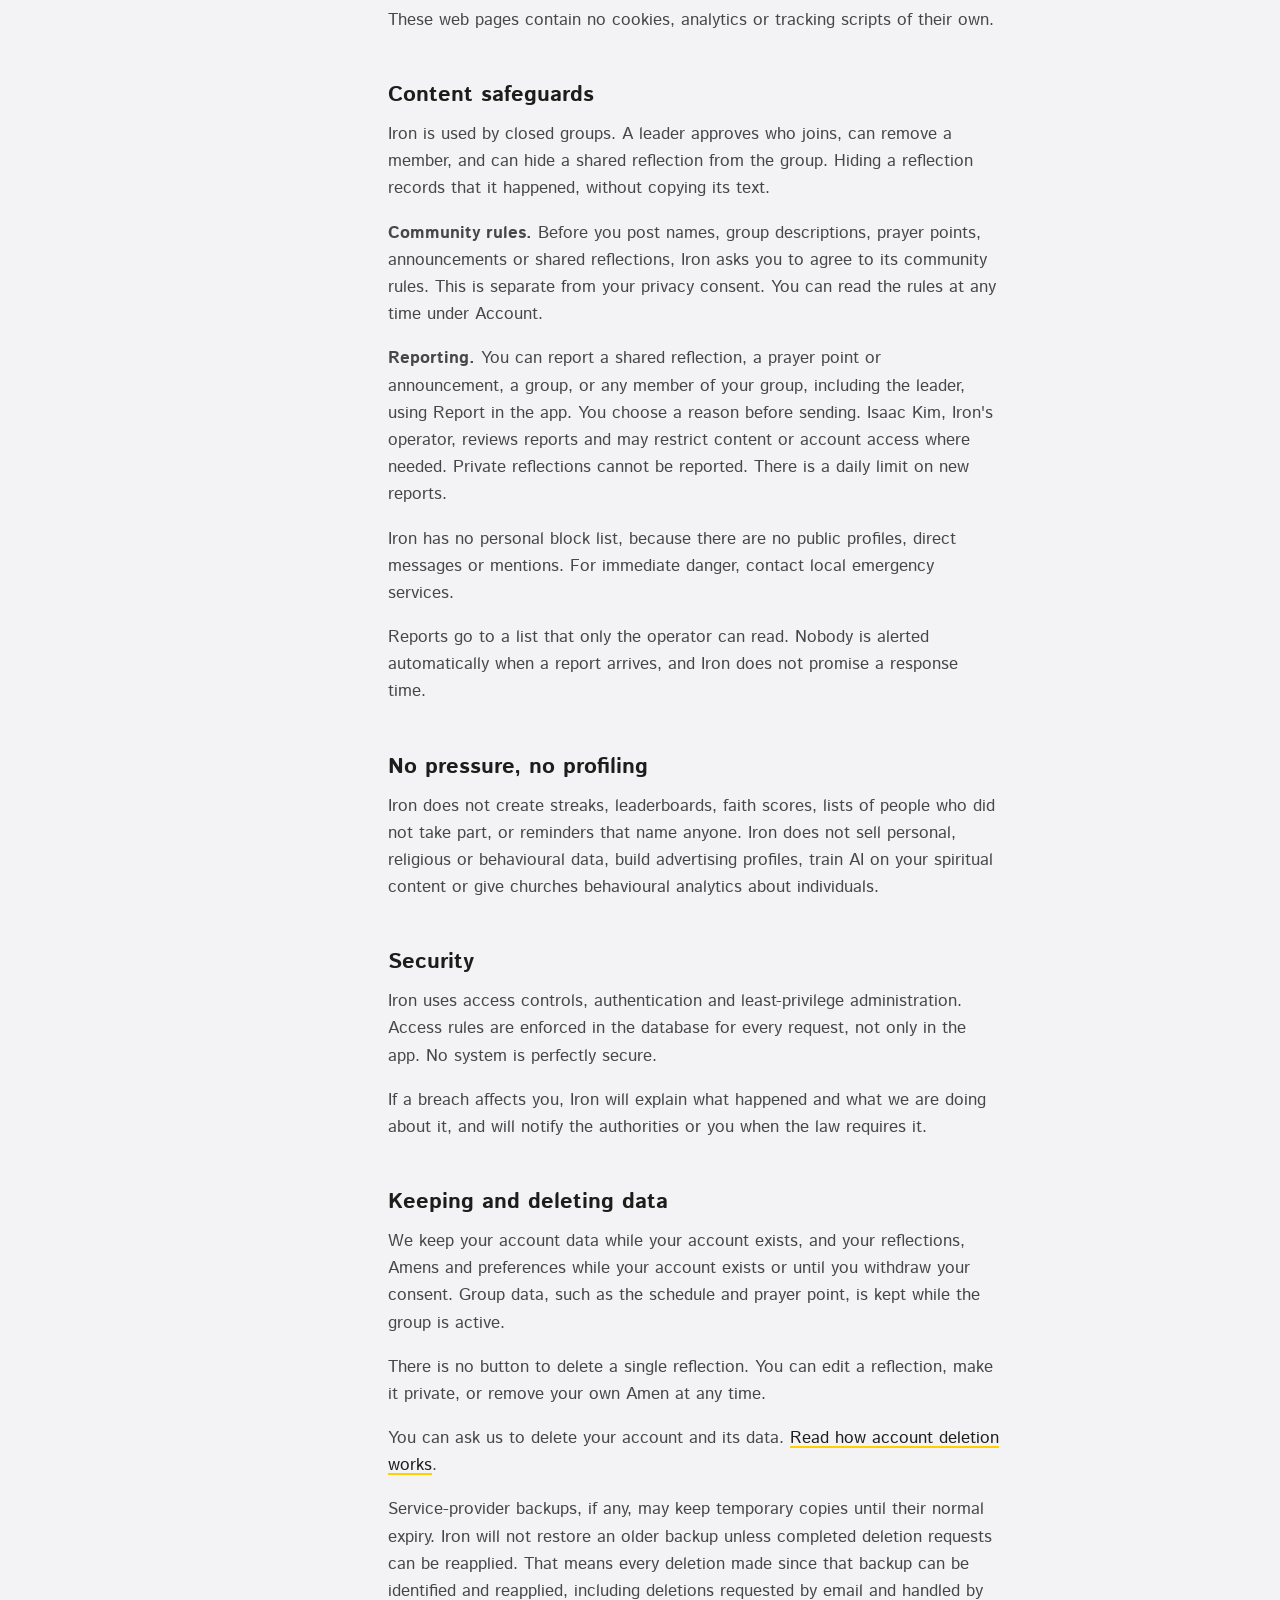
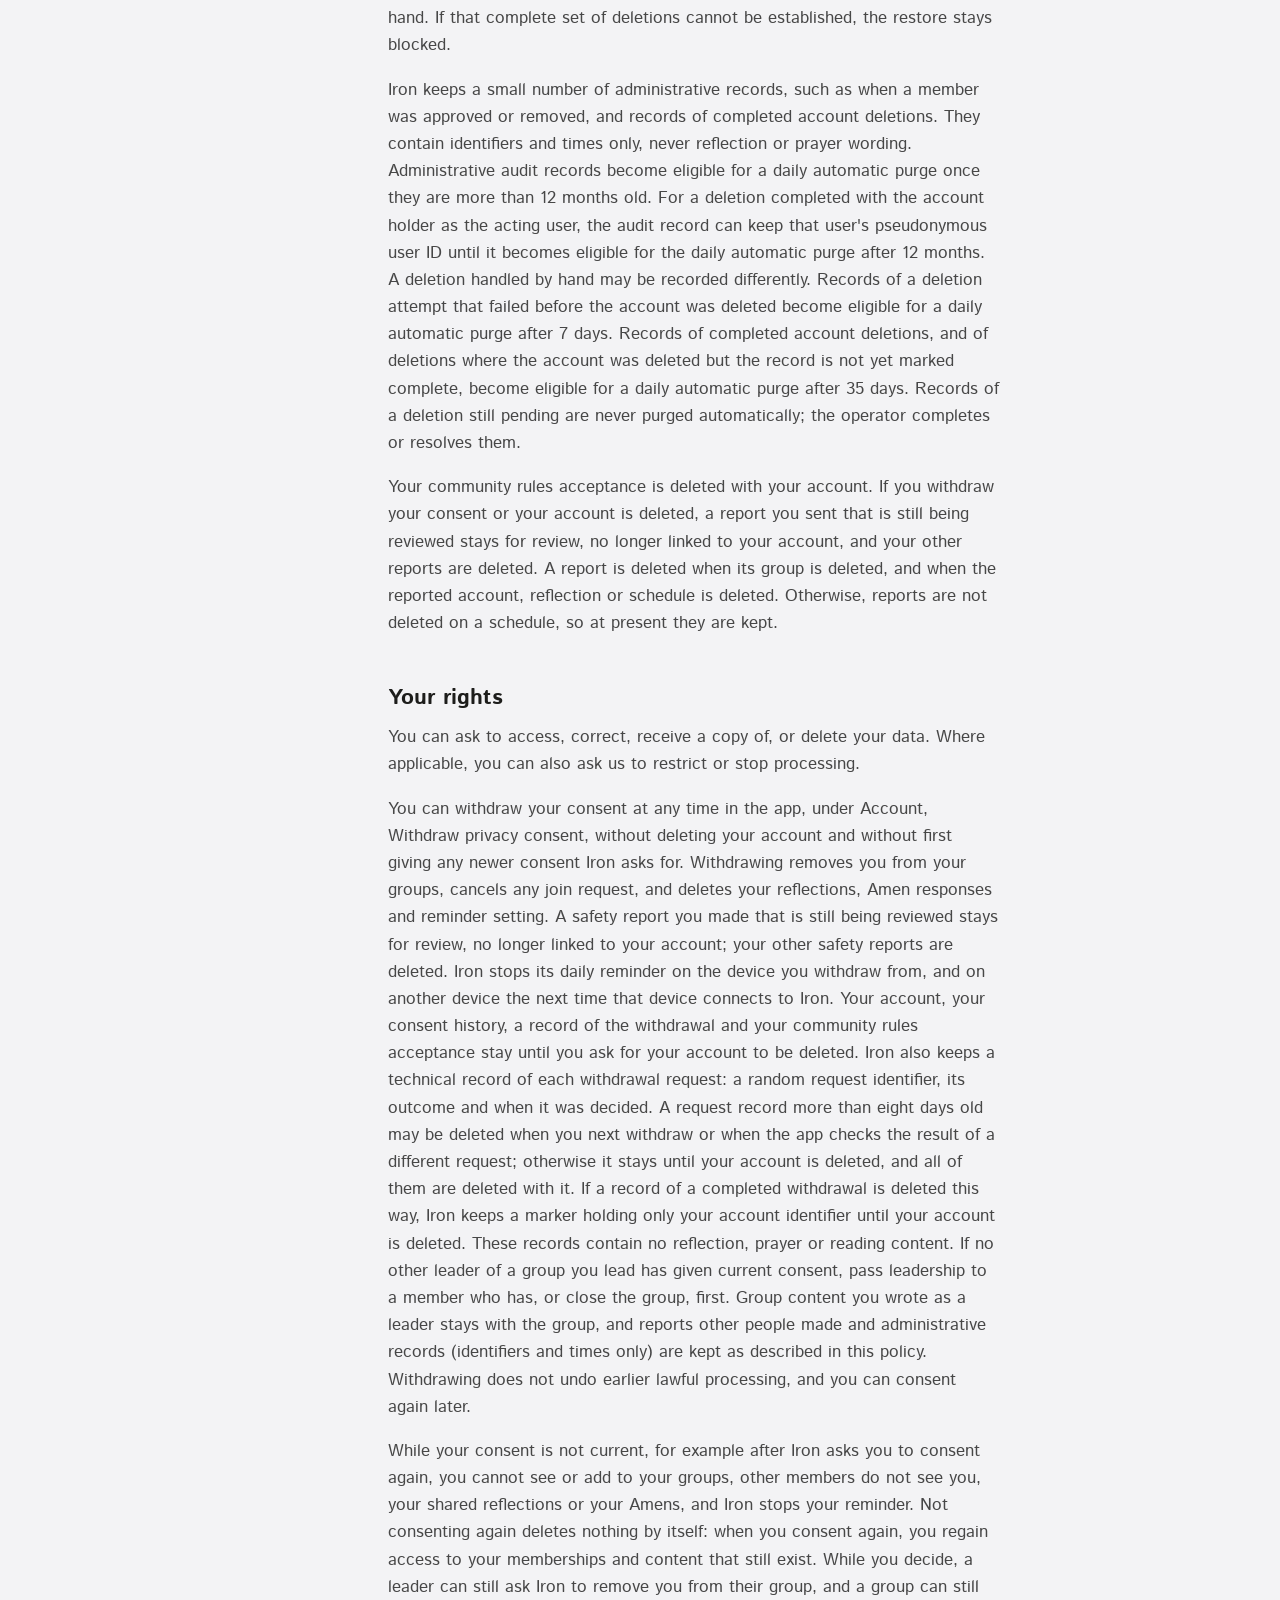
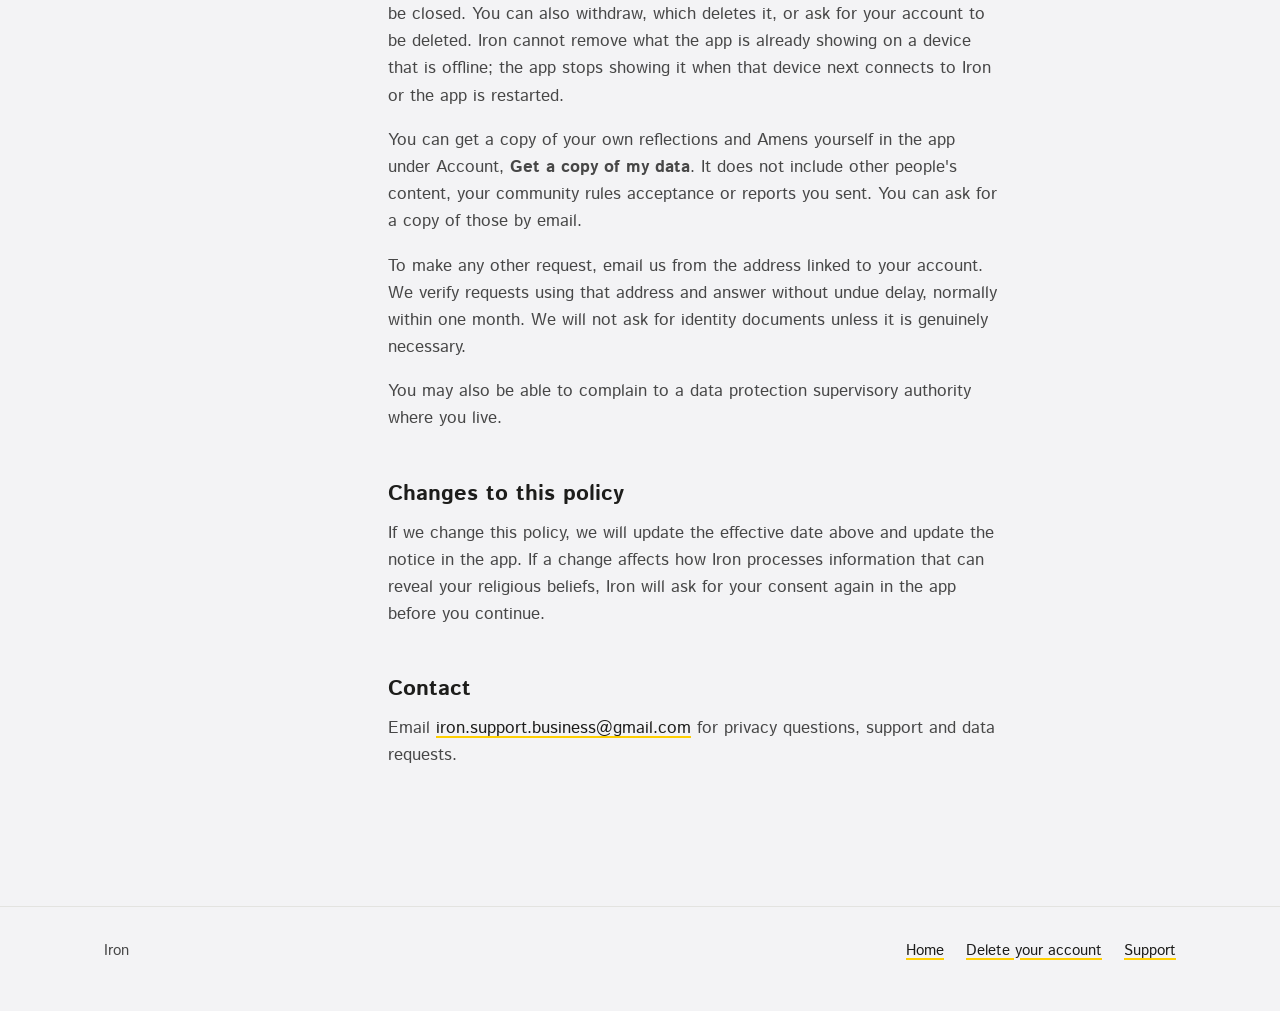
<file: privacy.html>
<!doctype html>
<html lang="en">
<head>
<meta charset="utf-8">
<meta name="viewport" content="width=device-width, initial-scale=1">
<title>Privacy policy | Iron</title>
<meta name="description" content="How Iron handles your information.">
<link rel="icon" type="image/png" href="assets/favicon.png">
<link rel="stylesheet" href="assets/site.css">
</head>
<body>
<a class="skip-link" href="#main">Skip to content</a>

<header class="site-header">
  <div class="wrap">
    <a class="brand" href="index.html" aria-label="Iron home">
      <img src="assets/logo.png" alt="" width="357" height="900">
      <span class="wordmark">Iron</span>
    </a>
    <nav class="site-nav" aria-label="Main">
      <ul>
        <li><a href="privacy.html" aria-current="page">Privacy policy</a></li>
        <li><a href="delete-account.html">Delete your account</a></li>
        <li><a href="index.html#support">Support</a></li>
      </ul>
    </nav>
  </div>
</header>

<main id="main">
  <div class="wrap doc-header">
    <h1>Privacy policy</h1>
    <p class="doc-meta">Effective date: 2026-11-06. This version replaces the version effective 2026-10-06.</p>
  </div>

  <div class="wrap doc">
    <nav class="toc" aria-labelledby="toc-title">
      <h2 id="toc-title">On this page</h2>
      <ol>
        <li><a href="#responsible">Who is responsible</a></li>
        <li><a href="#about">What Iron is</a></li>
        <li><a href="#collect">What we collect</a></li>
        <li><a href="#use">How we use it</a></li>
        <li><a href="#see">Who can see what</a></li>
        <li><a href="#joining">Joining and prayer points</a></li>
        <li><a href="#reminders">Reminders and email</a></li>
        <li><a href="#scripture">Bible text</a></li>
        <li><a href="#providers">Service providers</a></li>
        <li><a href="#safeguards">Content safeguards</a></li>
        <li><a href="#no-profiling">No pressure, no profiling</a></li>
        <li><a href="#security">Security</a></li>
        <li><a href="#retention">Keeping and deleting data</a></li>
        <li><a href="#rights">Your rights</a></li>
        <li><a href="#changes">Changes</a></li>
        <li><a href="#contact">Contact</a></li>
      </ol>
    </nav>

    <div class="prose">

      <section id="responsible">
        <h2>Who is responsible</h2>
        <p>Isaac Kim, independent operator of Iron, is responsible for the personal information described here. If Iron later operates through a company, this policy will be updated before that company becomes responsible.</p>
        <p>You can contact us at <a href="mailto:iron.support.business@gmail.com">iron.support.business@gmail.com</a>.</p>
      </section>

      <section id="about">
        <h2>What Iron is</h2>
        <p>Iron is a leader-led space for existing Christian small groups. A leader chooses weekly Bible readings and one shared prayer point. Members read the passage, may respond with Amen, and may write reflections that they keep private or share with their group.</p>
        <p>Because this can reveal religious beliefs, Iron treats the information as sensitive.</p>
        <p>Iron is for adults aged 18 or older. Iron is not emergency care, counselling or pastoral care, it does not replace your local church, and it is not a place to report an immediate danger.</p>
      </section>

      <section id="collect">
        <h2>What we collect</h2>
        <ul>
          <li><strong>Login and account data:</strong> email address, display name, language, and the times your account was created, your consent was recorded and, if you withdraw it, your consent was withdrawn.</li>
          <li><strong>Community rules acceptance:</strong> your account identifier, the version of the rules and when you accepted them.</li>
          <li><strong>Reports you choose to send:</strong> your account, the group, the identifier of the reported item or person, the reason you selected, the time and the handling status. Prayer and reflection text is not copied into a report.</li>
          <li><strong>Group data:</strong> group membership, role, join requests, the reading schedule and leader actions.</li>
          <li><strong>Spiritual content you choose to provide:</strong> your reflections, your Amen responses to Bible passages, and the wording of the group prayer point.</li>
          <li><strong>Preferences:</strong> whether the daily reminder is on and the time you chose.</li>
          <li><strong>Minimal technical and security data</strong> needed to run and protect the service, such as app version, error category and the times of administrative events.</li>
        </ul>
        <p>Iron does not ask for your legal name, phone number, home address, exact date of birth, gender, contacts, location, camera, microphone, photos or files.</p>
        <p>Iron does not include advertising software, and it has no analytics or crash-reporting library of its own. Each time the app opens, its update library, provided by Expo, checks for an app update (see Service providers). That check includes technical information about the app and a random identifier stored for this installation of the app. After a failed start, a check can also include the identifiers of updates that failed to launch and up to 1,024 characters of recorded technical error text. Expo processes this for Iron and can show the operator update statistics, such as how many installations opened a version and how many starts failed. Iron does not add your account, group, prayer or reflection content to these checks. We have not verified whether error text could incidentally include other information.</p>
      </section>

      <section id="use">
        <h2>How we use it</h2>
        <p>We use this information only to run Iron for you and your group: to sign you in, to show your group its readings, prayer point, Amens and shared reflections, to keep your private reflections for you, to set your reminder, to answer your requests and to keep the service secure.</p>
        <p>Before you create or join a group, Iron asks you to confirm you are 18 or older and to give explicit consent to Iron processing information that can reveal your religious beliefs. These are two separate choices, and neither is ticked for you. You can withdraw consent at any time (see <a href="#rights">Your rights</a>).</p>
      </section>

      <section id="see">
        <h2>Who can see what</h2>
        <ul>
          <li>Your <strong>login email</strong> is private. Group leaders and members do not see it.</li>
          <li>A <strong>private reflection</strong> is visible only to you in the app. It is not end-to-end encrypted. The operator may technically access database records only when strictly necessary for security, a lawful request or a service incident; such access is limited and logged.</li>
          <li>A <strong>shared reflection</strong> is visible only to the group you chose. You can edit it or make it private. A leader cannot change its wording but may hide it from the group; it then stays with you as a private reflection.</li>
          <li><strong>Amen</strong> applies only to Bible passages, never to someone's reflection. The display names of people who said Amen to a passage are visible inside the group. You can remove your own Amen.</li>
          <li><strong>Leaders</strong> can see the member list, roles, the schedule, the prayer point, shared reflections and who said Amen to each passage. They cannot see login emails, private reflections, drafts, reminder settings or a list of people who did not take part.</li>
          <li><strong>Reports</strong> can be read only by the operator. Leaders, other members and the person who sent the report cannot read report records in the app.</li>
        </ul>
      </section>

      <section id="joining">
        <h2>Joining and prayer points</h2>
        <p>An invite code creates a request to join. A leader must approve it before you can see any group content, including the group's name.</p>
        <p>If you leave a group or are removed, your access ends immediately. Your shared reflections disappear from the group and stay with you as private reflections. If you rejoin that group and a leader approves you again, the reflections you had shared there become visible to it again, except any you have since made private or a leader has hidden.</p>
        <p>If a group is closed, its shared space, prayer point, schedule, Amens and invite codes are removed. Each author keeps their own reflections privately.</p>
        <p>A prayer point can be marked "Group only" or "Shareable outside the group". You may share details about yourself. Do not identify another person without their permission; if you are unsure, keep the wording anonymous. Once something is shared outside Iron, Iron cannot control that copy.</p>
      </section>

      <section id="reminders">
        <h2>Reminders and email</h2>
        <p>Iron offers an optional daily reminder at a time you choose. It is scheduled on your phone, not sent from a server. Iron asks for notification permission only when you turn the reminder on. The reminder text is generic and never shows prayer points, reflections, group names or email addresses.</p>
        <p>On Android, a reminder may arrive later than the chosen time unless you allow Iron to use "Alarms &amp; reminders" in your phone's settings.</p>
        <p>Iron does not send notifications about other people's reflections or Amens.</p>
        <p>Your email address is used to sign you in with a one-time code, and for security, privacy and essential service messages. It is not added to a marketing list. An account that already has a password can also use <strong>Sign in with password</strong>.</p>
      </section>

      <section id="scripture">
        <h2>Bible text</h2>
        <p>This edition of Iron is English only and contains no Korean Scripture. Every Bible reading is the English World English Bible, including on a device that previously used Korean.</p>
        <p>English Bible chapters are the World English Bible, a public-domain translation. Iron does not bundle the English text. When an English chapter is not already stored on your phone, the app requests it directly from the Free Use Bible API (<span class="mono">bible.helloao.org</span>), a third-party service, and keeps a copy on your phone once it has loaded. Stored chapters can be read without another request.</p>
        <p>When a leader publishes a week, the app may load that week's chapters in advance so they are ready to read, including offline.</p>
        <p>The provider receives the requested translation, book and chapter in the web address, your device's IP address and request information such as the time. A request does not show that you read the chapter and is not tied to your reminder time. Iron does not add your email, account or group identifiers, reflections, prayer points, Amens or sign-in token to these requests.</p>
        <p>The provider's logging, retention periods and processing locations have not been verified. We do not promise that it keeps no logs or processes requests only in the EEA.</p>
      </section>

      <section id="providers">
        <h2>Service providers</h2>
        <p>Iron uses a small number of service providers to host and operate the app.</p>
        <div class="table-scroll">
          <table>
            <thead>
              <tr><th scope="col">Provider</th><th scope="col">What it does for Iron</th><th scope="col">Information involved</th><th scope="col">Location</th></tr>
            </thead>
            <tbody>
              <tr>
                <th scope="row">Supabase</th>
                <td>Sign-in, database and backend</td>
                <td>Account, group and content data described above</td>
                <td>Stockholm, Sweden (EEA)</td>
              </tr>
              <tr>
                <th scope="row">Free Use Bible API</th>
                <td>Supplies English Bible chapters</td>
                <td>Requested translation, book and chapter; network information such as IP address and request time</td>
                <td>Not verified</td>
              </tr>
              <tr>
                <th scope="row">Expo (EAS)</th>
                <td>Builds the app, checks for app updates when it opens, and can show the operator update statistics</td>
                <td>The update check's IP address and standard network headers; the app project, Android platform, app runtime version, update channel and update-protocol details; a random identifier stored for this installation of the app; and, when available, which built-in or downloaded version is running. It can also carry details an earlier Expo response asked for. After a failed start it can include the identifiers of updates that failed to launch and up to 1,024 characters of recorded technical error text. Iron does not add account or group content.</td>
                <td>May include the United States and other countries</td>
              </tr>
              <tr>
                <th scope="row">GitHub (GitHub Pages)</th>
                <td>Hosts this website</td>
                <td>Your IP address, which GitHub logs and stores for security purposes when you visit these pages</td>
                <td>May be outside the EEA</td>
              </tr>
              <tr>
                <th scope="row">Google Play</th>
                <td>Distributes the app</td>
                <td>Store, account and device information under Google's own terms</td>
                <td>Google</td>
              </tr>
              <tr>
                <th scope="row">Google (Gmail)</th>
                <td>Delivers sign-in code emails, which Supabase sends from iron.support.business@gmail.com</td>
                <td>Your email address and the one-time code</td>
                <td>Google's servers, which may be outside the EEA</td>
              </tr>
              <tr>
                <th scope="row">Google (Gmail)</th>
                <td>Support and privacy email</td>
                <td>Your messages to us and our replies</td>
                <td>Google's servers, which may be outside the EEA</td>
              </tr>
            </tbody>
          </table>
        </div>
        <p>Iron's database is hosted in the EEA. Where a provider processes information outside the EEA, Iron relies on that provider's transfer safeguards. If Iron's hosted data moves outside the EEA, Iron will tell you first and use an appropriate safeguard.</p>
        <p>Iron does not use a push-notification service. Reminders are scheduled on your phone.</p>
        <p>These web pages contain no cookies, analytics or tracking scripts of their own.</p>
      </section>

      <section id="safeguards">
        <h2>Content safeguards</h2>
        <p>Iron is used by closed groups. A leader approves who joins, can remove a member, and can hide a shared reflection from the group. Hiding a reflection records that it happened, without copying its text.</p>
        <p><strong>Community rules.</strong> Before you post names, group descriptions, prayer points, announcements or shared reflections, Iron asks you to agree to its community rules. This is separate from your privacy consent. You can read the rules at any time under Account.</p>
        <p><strong>Reporting.</strong> You can report a shared reflection, a prayer point or announcement, a group, or any member of your group, including the leader, using Report in the app. You choose a reason before sending. Isaac Kim, Iron's operator, reviews reports and may restrict content or account access where needed. Private reflections cannot be reported. There is a daily limit on new reports.</p>
        <p>Iron has no personal block list, because there are no public profiles, direct messages or mentions. For immediate danger, contact local emergency services.</p>
        <p>Reports go to a list that only the operator can read. Nobody is alerted automatically when a report arrives, and Iron does not promise a response time.</p>
      </section>

      <section id="no-profiling">
        <h2>No pressure, no profiling</h2>
        <p>Iron does not create streaks, leaderboards, faith scores, lists of people who did not take part, or reminders that name anyone. Iron does not sell personal, religious or behavioural data, build advertising profiles, train AI on your spiritual content or give churches behavioural analytics about individuals.</p>
      </section>

      <section id="security">
        <h2>Security</h2>
        <p>Iron uses access controls, authentication and least-privilege administration. Access rules are enforced in the database for every request, not only in the app. No system is perfectly secure.</p>
        <p>If a breach affects you, Iron will explain what happened and what we are doing about it, and will notify the authorities or you when the law requires it.</p>
      </section>

      <section id="retention">
        <h2>Keeping and deleting data</h2>
        <p>We keep your account data while your account exists, and your reflections, Amens and preferences while your account exists or until you withdraw your consent. Group data, such as the schedule and prayer point, is kept while the group is active.</p>
        <p>There is no button to delete a single reflection. You can edit a reflection, make it private, or remove your own Amen at any time.</p>
        <p>You can ask us to delete your account and its data. <a href="delete-account.html">Read how account deletion works</a>.</p>
        <p>Service-provider backups, if any, may keep temporary copies until their normal expiry. Iron will not restore an older backup unless completed deletion requests can be reapplied. That means every deletion made since that backup can be identified and reapplied, including deletions requested by email and handled by hand. If that complete set of deletions cannot be established, the restore stays blocked.</p>
        <p>Iron keeps a small number of administrative records, such as when a member was approved or removed, and records of completed account deletions. They contain identifiers and times only, never reflection or prayer wording. Administrative audit records become eligible for a daily automatic purge once they are more than 12 months old. For a deletion completed with the account holder as the acting user, the audit record can keep that user's pseudonymous user ID until it becomes eligible for the daily automatic purge after 12 months. A deletion handled by hand may be recorded differently. Records of a deletion attempt that failed before the account was deleted become eligible for a daily automatic purge after 7 days. Records of completed account deletions, and of deletions where the account was deleted but the record is not yet marked complete, become eligible for a daily automatic purge after 35 days. Records of a deletion still pending are never purged automatically; the operator completes or resolves them.</p>
        <p>Your community rules acceptance is deleted with your account. If you withdraw your consent or your account is deleted, a report you sent that is still being reviewed stays for review, no longer linked to your account, and your other reports are deleted. A report is deleted when its group is deleted, and when the reported account, reflection or schedule is deleted. Otherwise, reports are not deleted on a schedule, so at present they are kept.</p>
      </section>

      <section id="rights">
        <h2>Your rights</h2>
        <p>You can ask to access, correct, receive a copy of, or delete your data. Where applicable, you can also ask us to restrict or stop processing.</p>
        <p>You can withdraw your consent at any time in the app, under Account, Withdraw privacy consent, without deleting your account and without first giving any newer consent Iron asks for. Withdrawing removes you from your groups, cancels any join request, and deletes your reflections, Amen responses and reminder setting. A safety report you made that is still being reviewed stays for review, no longer linked to your account; your other safety reports are deleted. Iron stops its daily reminder on the device you withdraw from, and on another device the next time that device connects to Iron. Your account, your consent history, a record of the withdrawal and your community rules acceptance stay until you ask for your account to be deleted. Iron also keeps a technical record of each withdrawal request: a random request identifier, its outcome and when it was decided. A request record more than eight days old may be deleted when you next withdraw or when the app checks the result of a different request; otherwise it stays until your account is deleted, and all of them are deleted with it. If a record of a completed withdrawal is deleted this way, Iron keeps a marker holding only your account identifier until your account is deleted. These records contain no reflection, prayer or reading content. If no other leader of a group you lead has given current consent, pass leadership to a member who has, or close the group, first. Group content you wrote as a leader stays with the group, and reports other people made and administrative records (identifiers and times only) are kept as described in this policy. Withdrawing does not undo earlier lawful processing, and you can consent again later.</p>
        <p>While your consent is not current, for example after Iron asks you to consent again, you cannot see or add to your groups, other members do not see you, your shared reflections or your Amens, and Iron stops your reminder. Not consenting again deletes nothing by itself: when you consent again, you regain access to your memberships and content that still exist. While you decide, a leader can still ask Iron to remove you from their group, and a group can still be closed. You can also withdraw, which deletes it, or ask for your account to be deleted. Iron cannot remove what the app is already showing on a device that is offline; the app stops showing it when that device next connects to Iron or the app is restarted.</p>
        <p>You can get a copy of your own reflections and Amens yourself in the app under Account, <strong>Get a copy of my data</strong>. It does not include other people's content, your community rules acceptance or reports you sent. You can ask for a copy of those by email.</p>
        <p>To make any other request, email us from the address linked to your account. We verify requests using that address and answer without undue delay, normally within one month. We will not ask for identity documents unless it is genuinely necessary.</p>
        <p>You may also be able to complain to a data protection supervisory authority where you live.</p>
      </section>

      <section id="changes">
        <h2>Changes to this policy</h2>
        <p>If we change this policy, we will update the effective date above and update the notice in the app. If a change affects how Iron processes information that can reveal your religious beliefs, Iron will ask for your consent again in the app before you continue.</p>
      </section>

      <section id="contact">
        <h2>Contact</h2>
        <p>Email <a href="mailto:iron.support.business@gmail.com">iron.support.business@gmail.com</a> for privacy questions, support and data requests.</p>
      </section>

    </div>
  </div>
</main>

<footer class="site-footer">
  <div class="wrap">
    <p>Iron</p>
    <ul>
      <li><a href="index.html">Home</a></li>
      <li><a href="delete-account.html">Delete your account</a></li>
      <li><a href="index.html#support">Support</a></li>
    </ul>
  </div>
</footer>
</body>
</html>
</file>
<file: assets/site.css>
@font-face {
  font-family: "Istok Web";
  src: url("fonts/istok-web-400.woff") format("woff");
  font-weight: 400;
  font-style: normal;
  font-display: swap;
}
@font-face {
  font-family: "Istok Web";
  src: url("fonts/istok-web-400-italic.woff") format("woff");
  font-weight: 400;
  font-style: italic;
  font-display: swap;
}
@font-face {
  font-family: "Istok Web";
  src: url("fonts/istok-web-700.woff") format("woff");
  font-weight: 700;
  font-style: normal;
  font-display: swap;
}
@font-face {
  font-family: "Lato";
  src: url("fonts/lato-700.woff") format("woff");
  font-weight: 700;
  font-style: normal;
  font-display: swap;
}

:root {
  
  --bg: #f3f3f5;
  --card: #ffffff;
  --card-dark: #2c2c2a;
  --input: #ebebeb;
  --yellow: #ffcf00;
  --yellow-soft: #f8d64e;
  --ink: #1d1d1b;
  --charcoal: #474747;
  --muted: #888880; 
  --muted-on-dark: #9e9c94;
  --on-dark: #f3f3f5;
  --hairline: #e3e3e0;
  --danger: #b4534b;

  
  --r-card: 28px;
  --r-card-lg: 36px;
  --r-card-sm: 16px;
  --r-pill: 999px;
  --screen: 24px;
  --gap: 12px;

  --font-body: "Istok Web", "Segoe UI", Roboto, "Helvetica Neue", Arial, sans-serif;
  --font-button: "Lato", "Istok Web", "Segoe UI", Roboto, Arial, sans-serif;

  --measure: 68ch;
  --page: 1120px;
  --content: 880px; 
  --rhythm: clamp(56px, 8vw, 96px); 

  color-scheme: light; 
}

*,
*::before,
*::after {
  box-sizing: border-box;
}

html {
  -webkit-text-size-adjust: 100%;
  text-size-adjust: 100%;
}

body {
  margin: 0;
  background: var(--bg);
  color: var(--charcoal);
  font-family: var(--font-body);
  font-size: 1.0625rem;
  line-height: 1.6;
  text-rendering: optimizeLegibility;
}

img {
  max-width: 100%;
  height: auto;
  display: block;
}

a {
  color: var(--ink);
  text-decoration-line: underline;
  text-decoration-color: var(--yellow);
  text-decoration-thickness: 2px;
  text-underline-offset: 3px;
}
a:hover {
  text-decoration-color: var(--ink);
}
:focus-visible {
  outline: 3px solid var(--ink);
  outline-offset: 3px;
  border-radius: 4px;
}

h1,
h2,
h3 {
  color: var(--ink);
  font-weight: 700;
  line-height: 1.2;
  margin: 0;
  text-wrap: balance;
}
p {
  margin: 0 0 1em;
}

.skip-link {
  position: absolute;
  left: 16px;
  top: -60px;
  background: var(--card);
  padding: 8px 16px;
  border-radius: var(--r-pill);
  z-index: 20;
}
.skip-link:focus {
  top: 12px;
}

.wrap {
  width: 100%;
  max-width: var(--page);
  margin: 0 auto;
  padding-inline: var(--screen);
}

.site-header {
  padding-block: 18px;
}
.site-header .wrap {
  display: flex;
  align-items: center;
  justify-content: space-between;
  gap: 16px 24px;
  flex-wrap: wrap;
  min-height: 48px;
}
.brand {
  display: inline-flex;
  align-items: center;
  gap: 14px;
  text-decoration: none;
  color: var(--ink);
}
.brand img {
  height: 34px;
  width: auto;
}
.wordmark {
  font-family: var(--font-button);
  font-weight: 700;
  text-transform: uppercase;
  font-size: 1.125rem;
  letter-spacing: 0.14em; 
}
.site-nav ul {
  display: flex;
  gap: 6px 22px;
  flex-wrap: wrap;
  list-style: none;
  margin: 0;
  padding: 0;
}
.site-nav a {
  display: inline-block;
  padding: 10px 2px;
  text-decoration: none;
  color: var(--charcoal);
  font-size: 0.9375rem;
}
.site-nav a:hover,
.site-nav a[aria-current="page"] {
  color: var(--ink);
  text-decoration: underline;
  text-decoration-color: var(--yellow);
  text-decoration-thickness: 2px;
}

.pill {
  display: inline-flex;
  align-items: center;
  justify-content: center;
  min-height: 48px;
  padding: 15px 32px;
  border-radius: var(--r-pill);
  font-family: var(--font-button);
  font-weight: 700;
  font-size: 0.9375rem;
  line-height: 1.2;
  white-space: nowrap;
  text-decoration: none;
  color: var(--charcoal);
  background: var(--yellow-soft);
  transition: opacity 0.15s ease;
}
.pill:hover {
  opacity: 0.9;
}

.pill:active {
  opacity: 0.8;
}
.pill--white {
  background: var(--card);
  box-shadow: inset 0 0 0 1px var(--hairline);
}
.pill-row {
  display: flex;
  gap: var(--gap);
  flex-wrap: wrap;
}
@media (prefers-reduced-motion: reduce) {
  .pill {
    transition: none;
  }
}

.sr-only {
  position: absolute;
  width: 1px;
  height: 1px;
  padding: 0;
  margin: -1px;
  overflow: hidden;
  clip: rect(0 0 0 0);
  white-space: nowrap;
  border: 0;
}

.week-card,
.roles,
.chips,
.brief,
.facts,
.support {
  max-width: var(--content);
  margin-inline: auto;
}
.section {
  padding-top: var(--rhythm);
}
.section-head {
  max-width: 40rem;
  margin: 0 auto clamp(28px, 4vw, 44px);
  text-align: center;
}
.section h2 {
  font-size: clamp(1.625rem, 1.3rem + 1.4vw, 2.125rem);
  letter-spacing: -0.01em;
  margin-bottom: 12px;
}
.section-head h2:only-child {
  margin-bottom: 0;
}
.section-head p {
  margin: 0;
  text-wrap: balance;
}

.intro {
  padding-top: clamp(32px, 6vw, 72px);
  text-align: center;
}
.intro .wrap {
  display: flex;
  flex-direction: column;
  align-items: center;
}
.intro-mark {
  height: clamp(56px, 6vw, 72px);
  width: auto;
  margin-bottom: clamp(24px, 3.5vw, 36px);
}
.intro h1 {
  font-size: clamp(2rem, 1.2rem + 3.6vw, 3.5rem);
  letter-spacing: -0.015em;
  line-height: 1.12;
  max-width: 15ch;
}
.lede {
  margin: 20px 0 32px;
  font-size: clamp(1.0625rem, 1rem + 0.3vw, 1.1875rem);
  max-width: 42ch;
  text-wrap: balance;
}
.availability {
  margin: 18px 0 0;
  font-size: 0.9375rem;
  color: var(--charcoal);
  text-wrap: balance;
}

.week-card {
  margin-block: 0 var(--gap);
  background: var(--card-dark);
  color: var(--on-dark);
  border-radius: var(--r-card);
  padding: clamp(26px, 4vw, 40px) clamp(16px, 4vw, 40px);
  text-align: center;
}
.week-label {
  display: block;
  margin: 0;
  color: var(--yellow);
  font-weight: 700;
  font-size: 0.9375rem;
}
.week-strip {
  list-style: none;
  margin: 22px auto 0;
  padding: 0;
  max-width: 520px;
  display: grid;
  grid-template-columns: repeat(7, minmax(0, 1fr));
}
.week-strip li {
  display: flex;
  flex-direction: column;
  align-items: center;
  gap: 10px;
  padding-block: 4px;
}
.week-strip li::after,
.key::before {
  content: "";
  flex: none;
  width: 10px;
  height: 10px;
  border-radius: 50%;
  box-shadow: inset 0 0 0 1.5px var(--muted-on-dark);
}
.week-strip .is-reading::after,
.key--reading::before {
  background: var(--yellow);
  box-shadow: none;
}
.day {
  font-family: var(--font-button);
  font-weight: 700;
  font-size: 0.9375rem;
  line-height: 1.2;
  color: var(--muted-on-dark);
}
.is-reading .day {
  color: var(--on-dark);
}
.week-key {
  display: flex;
  flex-wrap: wrap;
  justify-content: center;
  gap: 6px 24px;
  margin: 20px 0 0;
  font-size: 0.9375rem;
  color: var(--on-dark);
}
.key {
  display: inline-flex;
  align-items: center;
  gap: 8px;
}
.week-prayer {
  max-width: 34rem;
  margin: 26px auto 0;
  padding-top: 24px;
  border-top: 1px solid var(--charcoal);
}
.week-prayer p:last-child {
  margin: 8px 0 0;
  font-style: italic;
  font-size: clamp(1.0625rem, 1rem + 0.4vw, 1.25rem);
  line-height: 1.5;
  color: var(--on-dark);
  text-wrap: balance;
}

.roles {
  display: grid;
  grid-template-columns: repeat(2, minmax(0, 1fr));
  gap: var(--gap);
}
.role {
  background: var(--card);
  border-radius: var(--r-card);
  padding: clamp(24px, 3vw, 36px);
}
.role h3 {
  font-size: 1.25rem;
  margin-bottom: 18px;
}
.role ol {
  margin: 0;
  padding: 0;
  list-style: none;
  counter-reset: step;
  display: grid;
  gap: 14px;
}
.role li {
  counter-increment: step;
  display: grid;
  grid-template-columns: 32px 1fr;
  gap: 12px;
  align-items: baseline;
}
.role li::before {
  content: counter(step);
  font-family: var(--font-button);
  font-weight: 700;
  font-size: 0.875rem;
  color: var(--ink);
  background: var(--yellow);
  border-radius: var(--r-pill);
  width: 28px;
  height: 28px;
  display: inline-grid;
  place-items: center;
  transform: translateY(-2px);
}
.week-note {
  max-width: 52ch;
  margin: 28px auto 0;
  text-align: center;
  text-wrap: balance;
}

.chips {
  display: flex;
  flex-wrap: wrap;
  justify-content: center;
  gap: 10px;
  list-style: none;
  padding: 0;
  margin-block: 0;
}
.chips li {
  background: var(--card);
  border-radius: var(--r-pill);
  padding: 8px 18px;
  font-size: 0.9375rem;
  color: var(--ink);
}

.brief {
  background: var(--card);
  border-radius: var(--r-card-lg);
  padding: clamp(28px, 5vw, 56px);
  display: grid;
  grid-template-columns: minmax(0, 1fr) minmax(0, 1fr);
  gap: clamp(24px, 5vw, 64px);
}
.brief h2 {
  margin-bottom: 14px;
}
.brief dl {
  margin: 0;
  display: grid;
  gap: 20px;
}
.brief dt {
  color: var(--ink);
  font-weight: 700;
}
.brief dd {
  margin: 2px 0 0;
}

.facts {
  margin-block: 0;
  display: grid;
  grid-template-columns: repeat(2, minmax(0, 1fr));
  gap: clamp(28px, 5vw, 64px);
  text-align: center;
}
.facts dt {
  color: var(--ink);
  font-weight: 700;
  font-size: 1.125rem;
}
.facts dt::before {
  content: "";
  display: block;
  width: 32px;
  height: 3px;
  margin: 0 auto 14px;
  border-radius: 2px;
  background: var(--yellow);
}
.facts dd {
  max-width: 34ch;
  margin: 6px auto 0;
  text-wrap: balance;
}

.support {
  max-width: var(--measure);
}
.support h3 {
  font-size: 1.125rem;
  margin: 28px 0 6px;
}

.closing {
  padding-block: var(--rhythm);
  text-align: center;
}
.closing figure {
  margin: 0;
}
.closing figure::before {
  content: "";
  display: block;
  width: 6px;
  height: 6px;
  margin: 0 auto 22px;
  border-radius: 50%;
  background: var(--yellow);
}
.closing blockquote {
  max-width: 32ch;
  margin: 0 auto;
  font-style: italic;
  font-size: clamp(1.25rem, 1.1rem + 0.8vw, 1.5rem);
  line-height: 1.5;
  color: var(--ink);
}

.sprite {
  position: absolute;
  width: 0;
  height: 0;
  overflow: hidden;
}

.hl {
  background-image: linear-gradient(transparent 56%, rgba(255, 207, 0, 0.4) 56%);
  background-repeat: no-repeat;
  background-size: 100% 100%;
  border-radius: 0.12em;
  padding-inline: 0.06em;
  -webkit-box-decoration-break: clone;
  box-decoration-break: clone;
}

.b-hero {
  padding-top: clamp(28px, 5vw, 64px);
  text-align: center;
}
.b-hero .wrap {
  display: flex;
  flex-direction: column;
  align-items: center;
}
.b-status {
  margin: 0 0 22px;
  padding: 6px 16px;
  border-radius: var(--r-pill);
  background: var(--card);
  box-shadow: inset 0 0 0 1px var(--hairline);
  color: var(--charcoal);
  font-size: 0.9375rem;
  line-height: 1.4;
}
.b-hero h1 {
  font-size: clamp(2rem, 1.1rem + 3.9vw, 3.75rem);
  letter-spacing: -0.02em;
  line-height: 1.1;
  max-width: 17ch;
}
.b-hero .lede {
  margin: 22px 0 30px;
  max-width: 46ch;
}

.story {
  --s: 0.7;
  --bezel: 9px;
  padding-top: clamp(36px, 6vw, 72px);
}
.story-grid {
  display: grid;
  justify-items: center;
  row-gap: 28px;
  max-width: var(--page);
  margin: 0 auto;
  padding-inline: var(--screen);
}
.phone-figure {
  margin: 0;
  display: grid;
  justify-items: center;
  gap: 16px;
}
.phone-figure figcaption {
  max-width: 32ch;
  font-size: 0.9375rem;
  line-height: 1.45;
  color: var(--charcoal);
  text-align: center;
  text-wrap: balance;
}
.phone {
  padding: var(--bezel);
  background: var(--ink);
  border-radius: calc(46px * var(--s) + var(--bezel));
}
.phone-viewport {
  position: relative;
  width: calc(360px * var(--s));
  height: calc(800px * var(--s));
  overflow: hidden;
  border-radius: calc(46px * var(--s));
  background: var(--bg);
}

.phone-viewport::after {
  content: "";
  position: absolute;
  z-index: 2;
  top: calc(9px * var(--s));
  left: calc(50% - 5px * var(--s));
  width: calc(10px * var(--s));
  height: calc(10px * var(--s));
  border-radius: 50%;
  background: var(--ink);
}
.screens {
  position: relative;
  width: 360px;
  height: 800px;
  transform: scale(var(--s));
  transform-origin: 0 0;
}

.no-js .screens {
  display: flex;
  overflow-x: auto;
  scroll-snap-type: x mandatory;
  overscroll-behavior-x: contain;
}
.no-js .screen {
  flex: 0 0 360px;
  scroll-snap-align: start;
}
.js .screen {
  position: absolute;
  inset: 0;
  visibility: hidden;
  opacity: 0;
}
.js .screen.is-active {
  visibility: visible;
  opacity: 1;
}

.screen {
  width: 360px;
  height: 800px;
  display: flex;
  flex-direction: column;
  overflow: hidden;
  background: var(--bg);
  color: var(--charcoal);
  font-family: var(--font-body);
  font-size: 15px;
  line-height: 1.45;
  text-align: left;
}
.screen p {
  margin: 0;
}
.screen svg {
  fill: none;
  stroke: currentColor;
  stroke-width: 2;
  stroke-linecap: round;
  stroke-linejoin: round;
}
.a-status {
  flex: none;
  height: 30px;
  padding: 0 24px;
  display: flex;
  align-items: center;
  justify-content: space-between;
  font-family: var(--font-button);
  font-weight: 700;
  font-size: 12px;
  color: var(--ink);
}
.a-status-icons {
  display: flex;
  align-items: center;
  gap: 6px;
}
.a-status-icons::before {
  content: "";
  border-left: 11px solid transparent;
  border-bottom: 11px solid var(--ink);
}
.a-status-icons::after {
  content: "";
  width: 17px;
  height: 9px;
  border-radius: 2px;
  background: var(--ink);
}
.a-page {
  flex: 1;
  min-height: 0;
  padding: 8px 24px 0;
}
.screen .a-cap {
  font-size: 12px;
  color: var(--muted);
}
.screen .a-center {
  text-align: center;
}
.screen .a-title28 {
  font-weight: 700;
  font-size: 28px;
  color: var(--ink);
}
.screen .a-title16 {
  margin: 20px 0 8px;
  font-weight: 700;
  font-size: 16px;
  color: var(--ink);
}
.a-days {
  display: flex;
  justify-content: space-between;
  padding: 0 4px;
  margin-bottom: 8px;
}
.a-days span {
  width: 36px;
  height: 36px;
  border-radius: 50%;
  display: grid;
  place-items: center;
  background: var(--input);
  color: var(--muted);
  font-family: var(--font-button);
  font-weight: 700;
  font-size: 12px;
}
.a-days .on {
  background: var(--yellow);
  color: var(--ink);
}
.a-card {
  background: var(--card);
  border-radius: 28px;
}
.a-rows {
  margin-top: 10px;
  padding: 8px 20px;
}
.a-row {
  display: flex;
  align-items: center;
  padding: 13px 0;
}
.a-row + .a-row {
  border-top: 1px solid var(--hairline);
}
.a-row .a-cap:first-child {
  width: 64px;
  flex: none;
}
.a-ref16 {
  flex: 1;
  font-weight: 700;
  font-style: italic;
  font-size: 16px;
  line-height: 24px;
  color: var(--ink);
}
.a-eye {
  width: 18px;
  height: 18px;
  margin-left: 14px;
  color: var(--ink);
}
.screen .a-gap10 {
  margin-top: 10px;
}
.screen .a-gap12 {
  margin-top: 12px;
}
.a-input {
  min-height: 58px;
  padding: 18px;
  font-size: 15px;
  line-height: 22px;
  color: var(--ink);
}
.screen .a-sharing {
  margin: 12px 0 6px 6px;
}
.screen .a-placeholder {
  color: var(--muted);
}
.a-pills {
  display: flex;
  gap: 10px;
}
.a-pill {
  display: inline-block;
  padding: 9px 22px;
  border-radius: 999px;
  font-family: var(--font-button);
  font-weight: 700;
  font-size: 13px;
  line-height: 1.45;
  color: var(--charcoal);
}
.a-pill--yellow {
  background: var(--yellow-soft);
}
.a-pill--white {
  background: var(--card);
  box-shadow: inset 0 0 0 1px var(--hairline);
}
.a-pill--dark {
  background: var(--charcoal);
  color: var(--on-dark);
}
.a-tabbar {
  flex: none;
  display: flex;
  justify-content: space-around;
  padding: 14px 4px 20px;
  background: var(--bg);
}
.a-tabbar span {
  position: relative;
  display: flex;
  flex-direction: column;
  align-items: center;
  gap: 4px;
  min-width: 56px;
  font-size: 11px;
  color: var(--muted);
}
.a-tabbar svg {
  width: 24px;
  height: 24px;
}
.a-tabbar .on {
  color: var(--ink);
}
.a-tabbar .on::before {
  content: "";
  position: absolute;
  top: -7px;
  width: 4px;
  height: 4px;
  border-radius: 50%;
  background: var(--yellow);
}

.a-sheet {
  flex: 1;
  min-height: 0;
  margin: 8px 24px 16px;
  padding: 14px 24px 18px;
  display: flex;
  flex-direction: column;
  border-radius: 36px;
  background: var(--card);
}
.a-sheet-top {
  display: flex;
  align-items: center;
}
.a-back {
  font-weight: 700;
  font-size: 28px;
  line-height: 30px;
  color: var(--ink);
}
.a-sheet-top .a-label {
  flex: 1;
  margin-right: 20px;
  text-align: center;
}
.a-label {
  font-family: var(--font-button);
  font-weight: 700;
  font-size: 14px;
  color: var(--ink);
}
.screen .a-ref30 {
  margin-top: 2px;
  font-weight: 700;
  font-style: italic;
  font-size: 30px;
  line-height: 40px;
  color: var(--ink);
  text-align: center;
}
.screen .a-cap11 {
  margin-top: 4px;
  font-size: 11px;
  color: var(--muted);
  text-align: center;
}
.screen .a-scripture {
  margin-top: 16px;
  font-style: italic;
  font-size: 15px;
  line-height: 27px;
  color: var(--charcoal);
}
.a-vn {
  font-style: normal;
  font-weight: 700;
  font-size: 11px;
  color: var(--muted);
}
.a-hl {
  background: rgba(255, 207, 0, 0.4);
}
.a-hl .a-vn {
  color: var(--ink);
}
.screen .a-attr {
  margin-top: 16px;
  font-size: 11px;
  color: var(--muted);
  text-align: center;
}
.a-actions {
  margin-top: auto;
  padding-top: 12px;
  display: flex;
  justify-content: center;
  gap: 14px;
}
.a-actions .a-pill--dark {
  padding-inline: 30px;
}
.a-actions .a-pill--yellow {
  padding-inline: 34px;
}

.a-header {
  position: relative;
  display: flex;
  align-items: center;
  justify-content: center;
  padding: 10px 0;
}
.a-hi {
  font-weight: 700;
  font-size: 20px;
  color: var(--ink);
}
.a-avatar {
  position: absolute;
  right: 0;
  width: 30px;
  height: 30px;
  border-radius: 50%;
  display: grid;
  place-items: center;
  background: var(--yellow);
  color: var(--ink);
  font-family: var(--font-button);
  font-weight: 700;
  font-size: 12.6px;
}
.a-week {
  display: flex;
  margin-top: 10px;
  padding: 0 4px;
}
.a-week span {
  flex: 1;
  display: flex;
  flex-direction: column;
  align-items: center;
}
.a-week b {
  font-weight: 400;
  font-size: 12px;
  color: var(--muted);
}

.a-week i {
  font-style: normal;
  font-family: var(--font-button);
  font-weight: 700;
  font-size: 15px;
  line-height: 1.3;
  color: var(--muted);
}
.a-week em {
  width: 5px;
  height: 5px;
  margin-top: 4px;
  border-radius: 50%;
}
.a-week .today b,
.a-week .today i {
  color: var(--ink);
}
.a-week .today em {
  background: var(--yellow);
}

.a-week .sched em {
  background: #c9c7be;
}
.a-prayer {
  margin-top: 16px;
  padding: 26px 28px;
  border-radius: 28px;
  background: var(--card-dark);
  text-align: center;
}
.screen .a-prayer-h {
  font-weight: 700;
  font-size: 15px;
  line-height: 20px;
  color: var(--yellow);
}
.screen .a-prayer-x {
  margin: 16px 0 20px;
  font-style: italic;
  font-size: 17px;
  line-height: 27px;
  color: var(--on-dark);
}
.a-today {
  margin-top: 14px;
  padding: 26px 22px;
  text-align: center;
}
.screen .a-ref32 {
  margin-top: 6px;
  font-weight: 700;
  font-style: italic;
  font-size: 32px;
  line-height: 42px;
  color: var(--ink);
}
.screen .a-done {
  margin: 2px 0 14px;
}

.step {
  max-width: 34rem;
  text-align: center;
}
.step h3 {
  font-size: clamp(1.375rem, 1.1rem + 1vw, 1.875rem);
  letter-spacing: -0.01em;
  margin-bottom: 10px;
}
.step p {
  margin: 0;
}
.step .step-num {
  width: 32px;
  height: 32px;
  margin: 0 auto 14px;
  display: grid;
  place-items: center;
  border-radius: 50%;
  background: var(--yellow);
  color: var(--ink);
  font-family: var(--font-button);
  font-weight: 700;
  font-size: 0.9375rem;
}
.story-tabs {
  display: inline-flex;
  gap: 4px;
  padding: 4px;
  border-radius: var(--r-pill);
  background: var(--input);
}
.story-tabs[hidden] {
  display: none;
}
.story-tabs button {
  appearance: none;
  min-height: 44px;
  padding: 0 18px;
  display: inline-flex;
  align-items: center;
  gap: 8px;
  border: 0;
  border-radius: var(--r-pill);
  background: transparent;
  color: var(--charcoal);
  font: 700 0.9375rem/1 var(--font-button);
  cursor: pointer;
}
.story-tabs button span {
  width: 22px;
  height: 22px;
  display: grid;
  place-items: center;
  border-radius: 50%;
  box-shadow: inset 0 0 0 1.5px currentColor;
  font-size: 0.8125rem;
}
.story-tabs [aria-selected="true"],
.story-tabs [aria-current="step"] {
  background: var(--card);
  color: var(--ink);
}
.story-tabs [aria-selected="true"] span,
.story-tabs [aria-current="step"] span {
  background: var(--yellow);
  box-shadow: none;
}

.story--tabs .step:not(.is-current),
.story--tabs .step-num {
  display: none;
}
.story-note {
  max-width: 52ch;
  margin: clamp(28px, 4vw, 48px) auto 0;
  padding-inline: var(--screen);
  text-align: center;
  text-wrap: balance;
}

@media (min-width: 1024px) {
  .story {
    --s: 0.8;
    --bezel: 10px;
  }
  .story-grid {
    grid-template-columns: minmax(0, 1fr) auto minmax(0, 1fr);
    column-gap: clamp(40px, 6vw, 96px);
    align-items: start;
    justify-items: stretch;
  }
  .phone-figure {
    grid-column: 2;
    grid-row: 1 / span 3;
    position: sticky;
    top: max(16px, calc(50svh - (800px * var(--s) + 2 * var(--bezel) + 112px) / 2));
  }
  .step {
    min-height: 78svh;
    max-width: 23rem;
    display: flex;
    flex-direction: column;
    justify-content: center;
    text-align: left;
  }
  .step .step-num {
    margin-inline: 0;
  }
  .step--plan,
  .step--pray {
    grid-column: 1;
    justify-self: end;
  }
  .step--read {
    grid-column: 3;
    justify-self: start;
  }
  .step--plan { grid-row: 1; }
  .step--read { grid-row: 2; }
  .step--pray { grid-row: 3; }
  .story--scroll .step:not(.is-current) .step-num {
    background: transparent;
    box-shadow: inset 0 0 0 1.5px var(--charcoal);
  }
}
@media (min-width: 1024px) and (max-height: 820px) {
  .story { --s: 0.68; }
}
@media (min-width: 1024px) and (max-height: 700px) {
  .story { --s: 0.58; }
}
@media (min-width: 600px) and (max-width: 1023px) {
  .story { --s: 0.78; }
}
@media (max-width: 380px) {
  .story-tabs button {
    padding: 0 12px;
  }
}
@media (max-width: 359px) {
  .story {
    --s: 0.6;
    --bezel: 7px;
  }
}

@media (prefers-reduced-motion: no-preference) {
  .b-hero .wrap > * {
    animation: b-rise 0.8s cubic-bezier(0.2, 0.7, 0.2, 1) both;
  }
  .b-hero .wrap > :nth-child(2) { animation-delay: 0.08s; }
  .b-hero .wrap > :nth-child(3) { animation-delay: 0.16s; }
  .b-hero .wrap > :nth-child(4) { animation-delay: 0.24s; }
  .b-hero .hl {
    background-size: 0 100%;
    animation: b-mark 0.9s cubic-bezier(0.6, 0, 0.2, 1) 0.9s forwards;
  }
  .phone {
    animation: b-phone 1.1s cubic-bezier(0.2, 0.7, 0.2, 1) 0.3s both;
  }
  .js .screen {
    transform: translateY(14px);
    transition: opacity 0.45s ease, transform 0.6s cubic-bezier(0.2, 0.7, 0.2, 1), visibility 0s linear 0.45s;
  }
  .js .screen.is-active {
    transform: none;
    transition-delay: 0s;
  }
  .js .is-active .a-days .on {
    animation: a-fill 0.45s ease both;
    animation-delay: calc(0.3s + var(--i) * 0.15s);
  }
  .js .is-active .a-row {
    animation: a-in 0.5s ease both;
    animation-delay: calc(0.6s + var(--i) * 0.12s);
  }
  .js .is-active .a-hl {
    animation: a-mark 0.7s ease 0.7s both;
  }
  .js .is-active .a-prayer-x {
    animation: a-in 0.6s ease 0.35s both;
  }
  .js .is-active .a-done {
    animation: a-in 0.5s ease 0.85s both;
  }
  .story--tabs .step.is-current {
    animation: a-in 0.4s ease both;
  }
  .reveals .reveal {
    opacity: 0;
    transform: translateY(18px);
    transition: opacity 0.7s cubic-bezier(0.2, 0.7, 0.2, 1), transform 0.7s cubic-bezier(0.2, 0.7, 0.2, 1);
  }
  .reveals .reveal.is-visible {
    opacity: 1;
    transform: none;
  }
  @keyframes b-rise {
    from { opacity: 0; transform: translateY(14px); }
  }
  @keyframes b-phone {
    from { opacity: 0; transform: translateY(48px); }
  }
  @keyframes b-mark {
    to { background-size: 100% 100%; }
  }
  @keyframes a-fill {
    from { background: var(--input); color: var(--muted); }
  }
  @keyframes a-in {
    from { opacity: 0; transform: translateY(8px); }
  }
  @keyframes a-mark {
    from { background-color: transparent; }
  }
}

.doc-header {
  padding-block: clamp(24px, 5vw, 56px) 8px;
}
.doc-header h1 {
  font-size: clamp(2rem, 4vw, 2.75rem);
  letter-spacing: -0.01em;
  margin-bottom: 12px;
}
.doc-meta {
  color: var(--charcoal);
  font-size: 0.9375rem;
  margin: 0;
}

.doc {
  display: grid;
  grid-template-columns: 220px minmax(0, var(--measure));
  gap: clamp(24px, 5vw, 72px);
  padding-block: 32px 96px;
  align-items: start;
}
.toc {
  position: sticky;
  top: 24px;
  font-size: 0.9375rem;
}
.toc h2 {
  font-size: 0.9375rem;
  margin-bottom: 10px;
}
.toc ol {
  list-style: none;
  margin: 0;
  padding: 0;
  display: grid;
  gap: 4px;
}
.toc a {
  display: block;
  padding: 5px 0;
  text-decoration: none;
  color: var(--charcoal);
  line-height: 1.35;
}
.toc a:hover {
  color: var(--ink);
  text-decoration: underline;
  text-decoration-color: var(--yellow);
}

.prose {
  text-align: left;
  min-width: 0;
}
.prose section {
  scroll-margin-top: 24px;
  padding-top: 8px;
  margin-bottom: 40px;
}
.prose h2 {
  font-size: 1.4rem;
  margin-bottom: 12px;
}
.prose h3 {
  font-size: 1.0625rem;
  margin: 20px 0 6px;
}
.prose ul,
.prose ol {
  padding-left: 1.25em;
  margin: 0 0 1em;
}
.prose li {
  margin-bottom: 0.45em;
}
.prose li::marker {
  color: var(--charcoal);
}
.callout {
  background: var(--card);
  border-radius: var(--r-card-sm);
  padding: 18px 22px;
  margin: 0 0 1.25em;
}
.callout > :last-child {
  margin-bottom: 0;
}
.steps {
  counter-reset: s;
  list-style: none;
  padding-left: 0 !important;
}
.steps > li {
  counter-increment: s;
  position: relative;
  padding-left: 44px;
  margin-bottom: 16px;
}
.steps > li::before {
  content: counter(s);
  position: absolute;
  left: 0;
  top: 0;
  width: 28px;
  height: 28px;
  border-radius: var(--r-pill);
  background: var(--yellow);
  color: var(--ink);
  font-family: var(--font-button);
  font-weight: 700;
  font-size: 0.875rem;
  display: grid;
  place-items: center;
}

.table-scroll {
  overflow-x: auto;
  margin: 0 0 1.25em;
  background: var(--card);
  border-radius: var(--r-card-sm);
}
table {
  border-collapse: collapse;
  width: 100%;
  min-width: 560px;
  font-size: 0.9375rem;
  line-height: 1.5;
}
th,
td {
  text-align: left;
  vertical-align: top;
  padding: 12px 16px;
}
thead th {
  color: var(--ink);
  border-bottom: 1px solid var(--hairline);
}
tbody tr + tr td,
tbody tr + tr th {
  border-top: 1px solid var(--hairline);
}
tbody th {
  color: var(--ink);
  font-weight: 700;
}

code,
.mono {
  font-family: ui-monospace, "SF Mono", Menlo, Consolas, monospace;
  font-size: 0.9em;
  background: var(--input);
  border-radius: 6px;
  padding: 1px 6px;
  overflow-wrap: anywhere;
}

.site-footer {
  border-top: 1px solid var(--hairline);
  padding-block: 32px 48px;
  font-size: 0.9375rem;
}
.site-footer .wrap {
  display: flex;
  flex-wrap: wrap;
  gap: 12px 32px;
  justify-content: space-between;
  align-items: center;
}
.site-footer ul {
  display: flex;
  flex-wrap: wrap;
  gap: 8px 22px;
  list-style: none;
  margin: 0;
  padding: 0;
}
.site-footer p {
  margin: 0;
}

@media (max-width: 767px) {
  :root {
    --screen: 20px;
  }
  .roles,
  .brief,
  .facts,
  .doc {
    grid-template-columns: minmax(0, 1fr);
  }
  .toc {
    position: static;
    background: var(--card);
    border-radius: var(--r-card-sm);
    padding: 16px 20px;
  }
  .pill {
    white-space: normal;
    text-align: center;
  }
}

@media (max-width: 380px) {
  :root {
    --screen: 16px;
  }
  .pill-row .pill {
    width: 100%;
  }
  .day {
    font-size: 0.8125rem;
  }
}

@media print {
  .site-nav,
  .toc,
  .skip-link {
    display: none;
  }
  body {
    background: #fff;
  }
}
</file>
